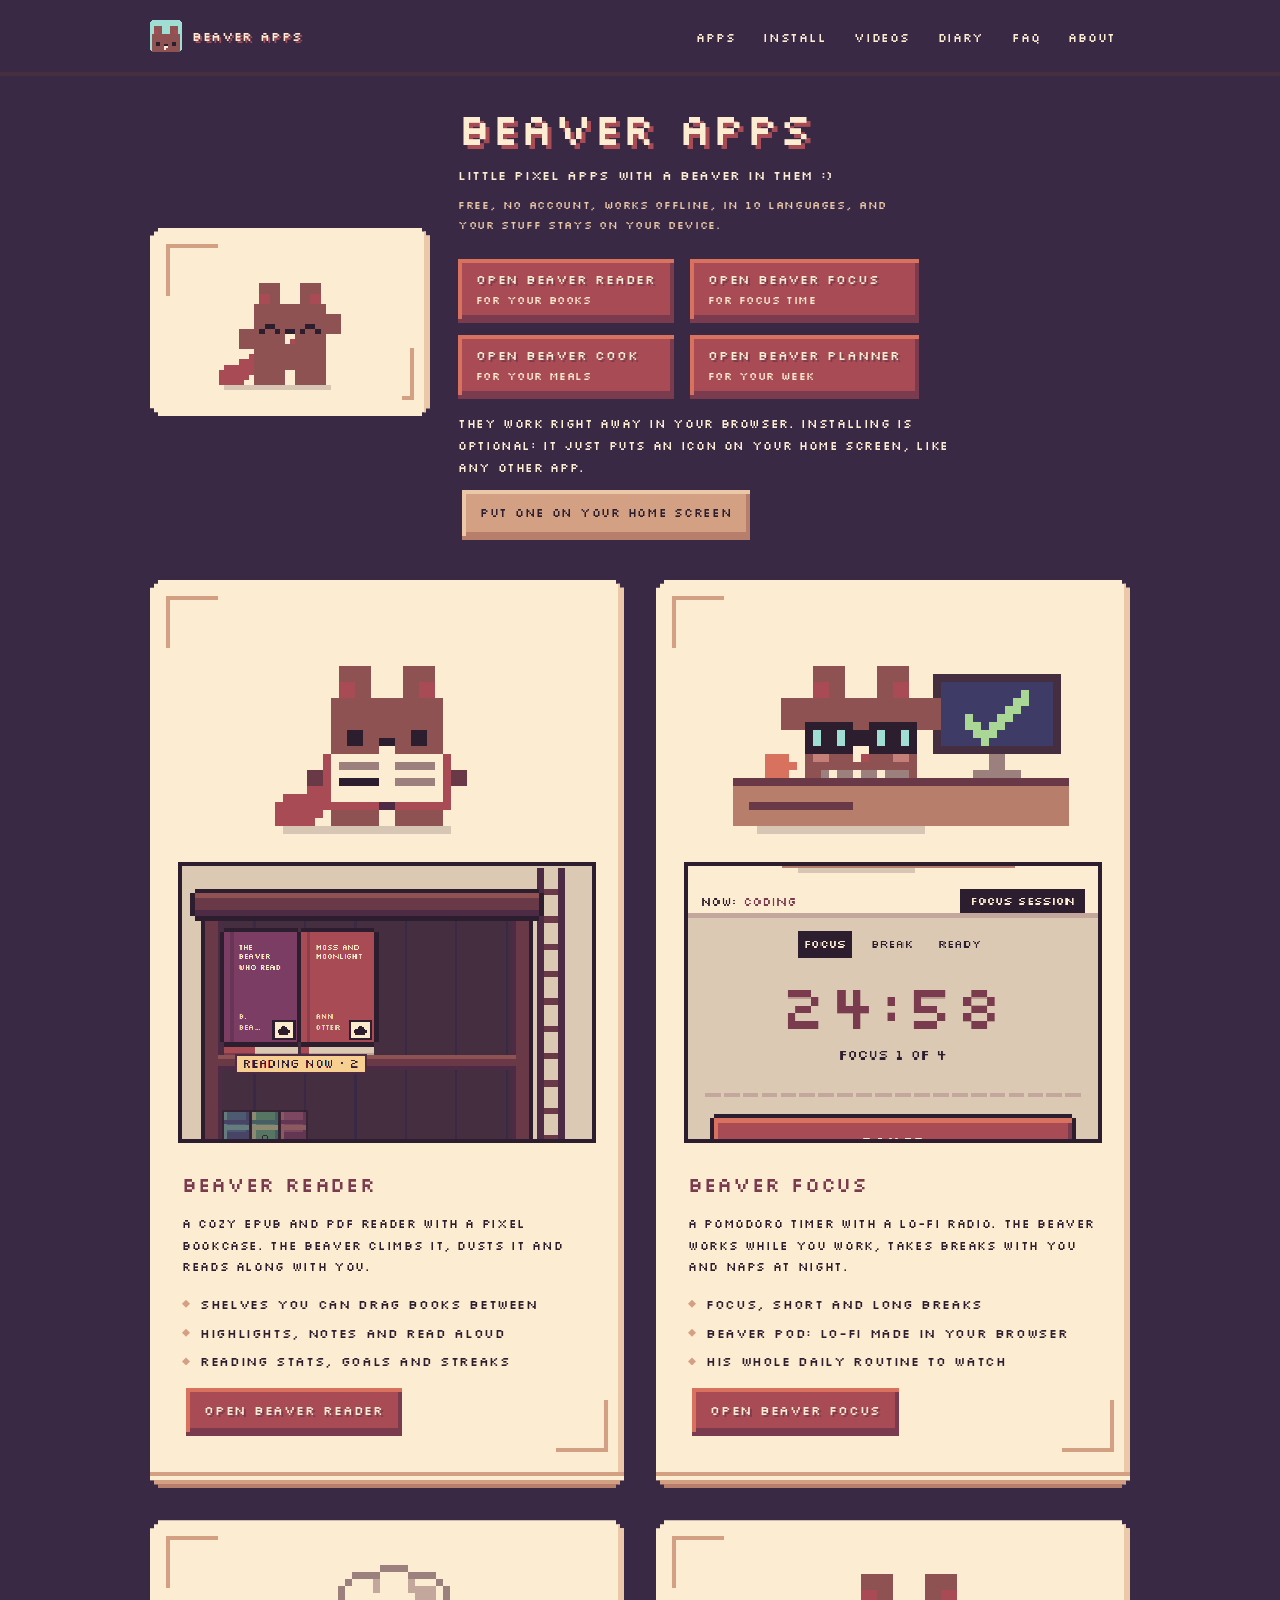
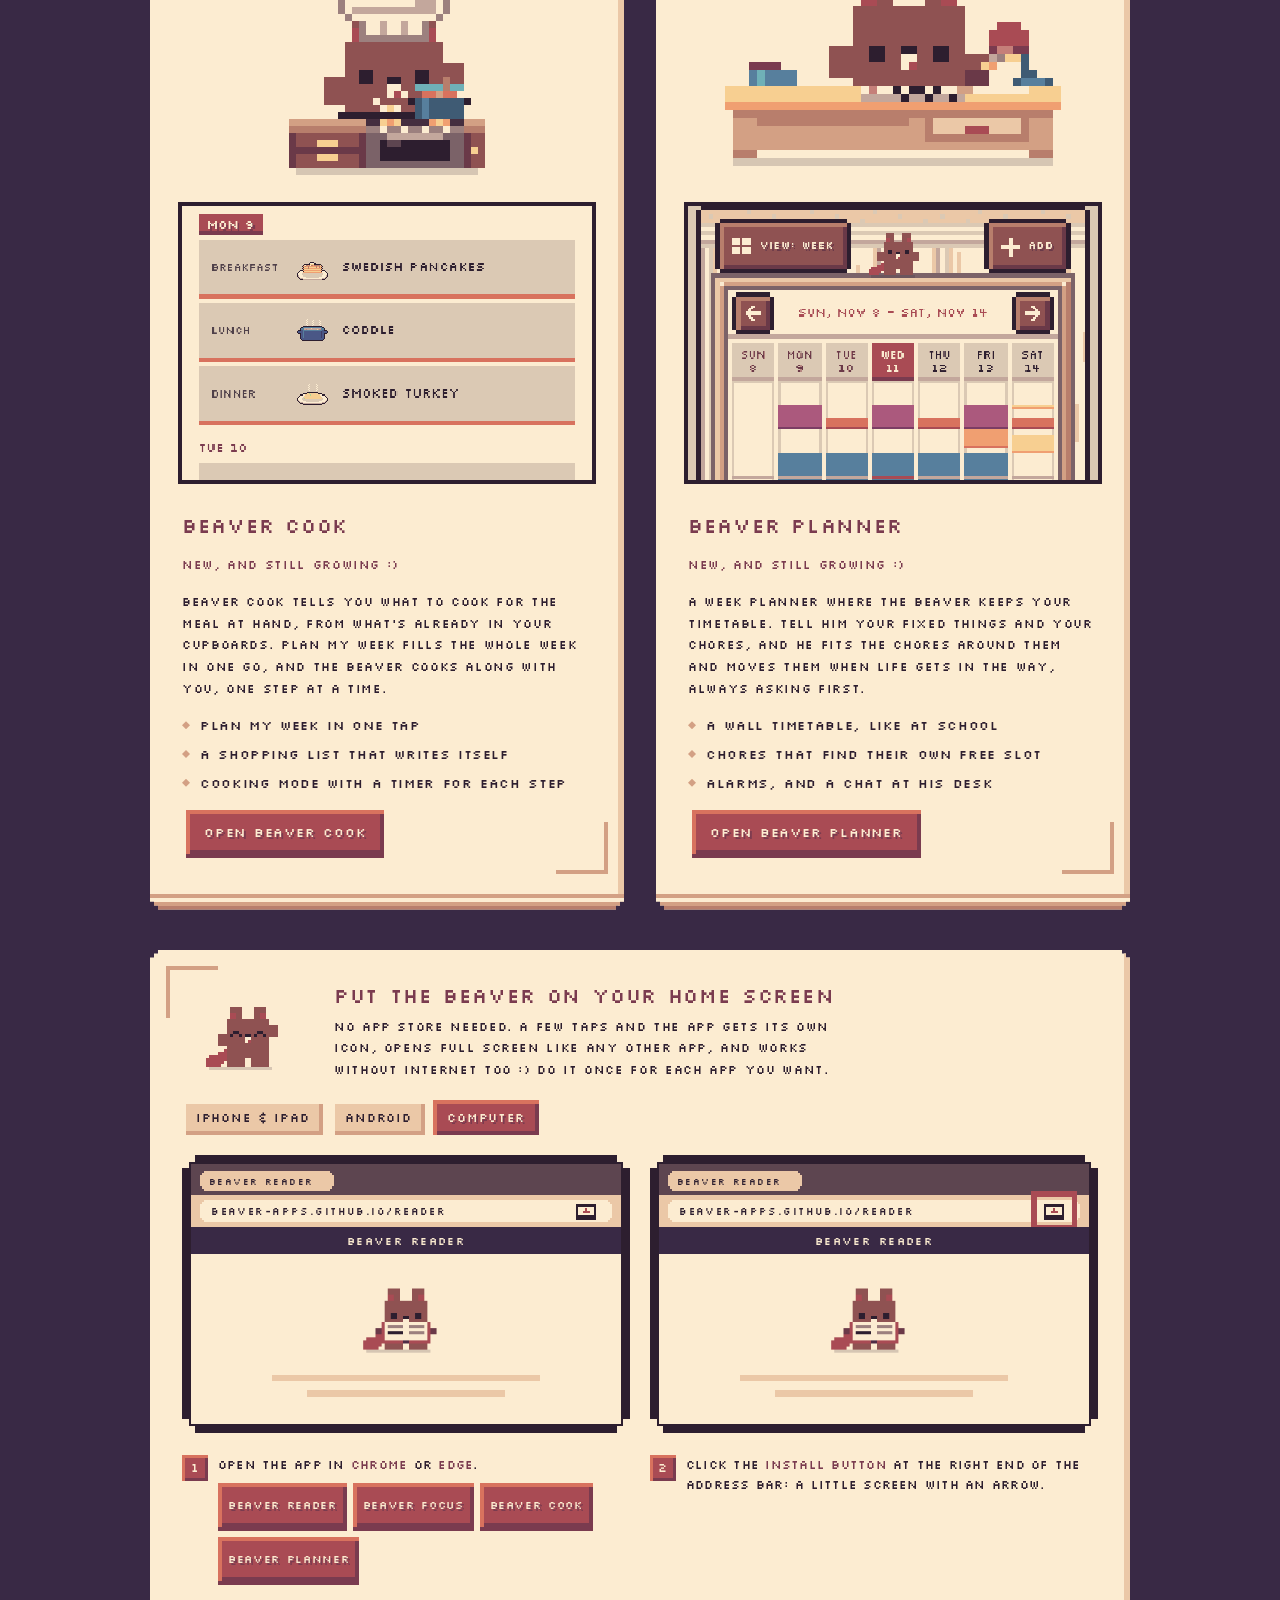
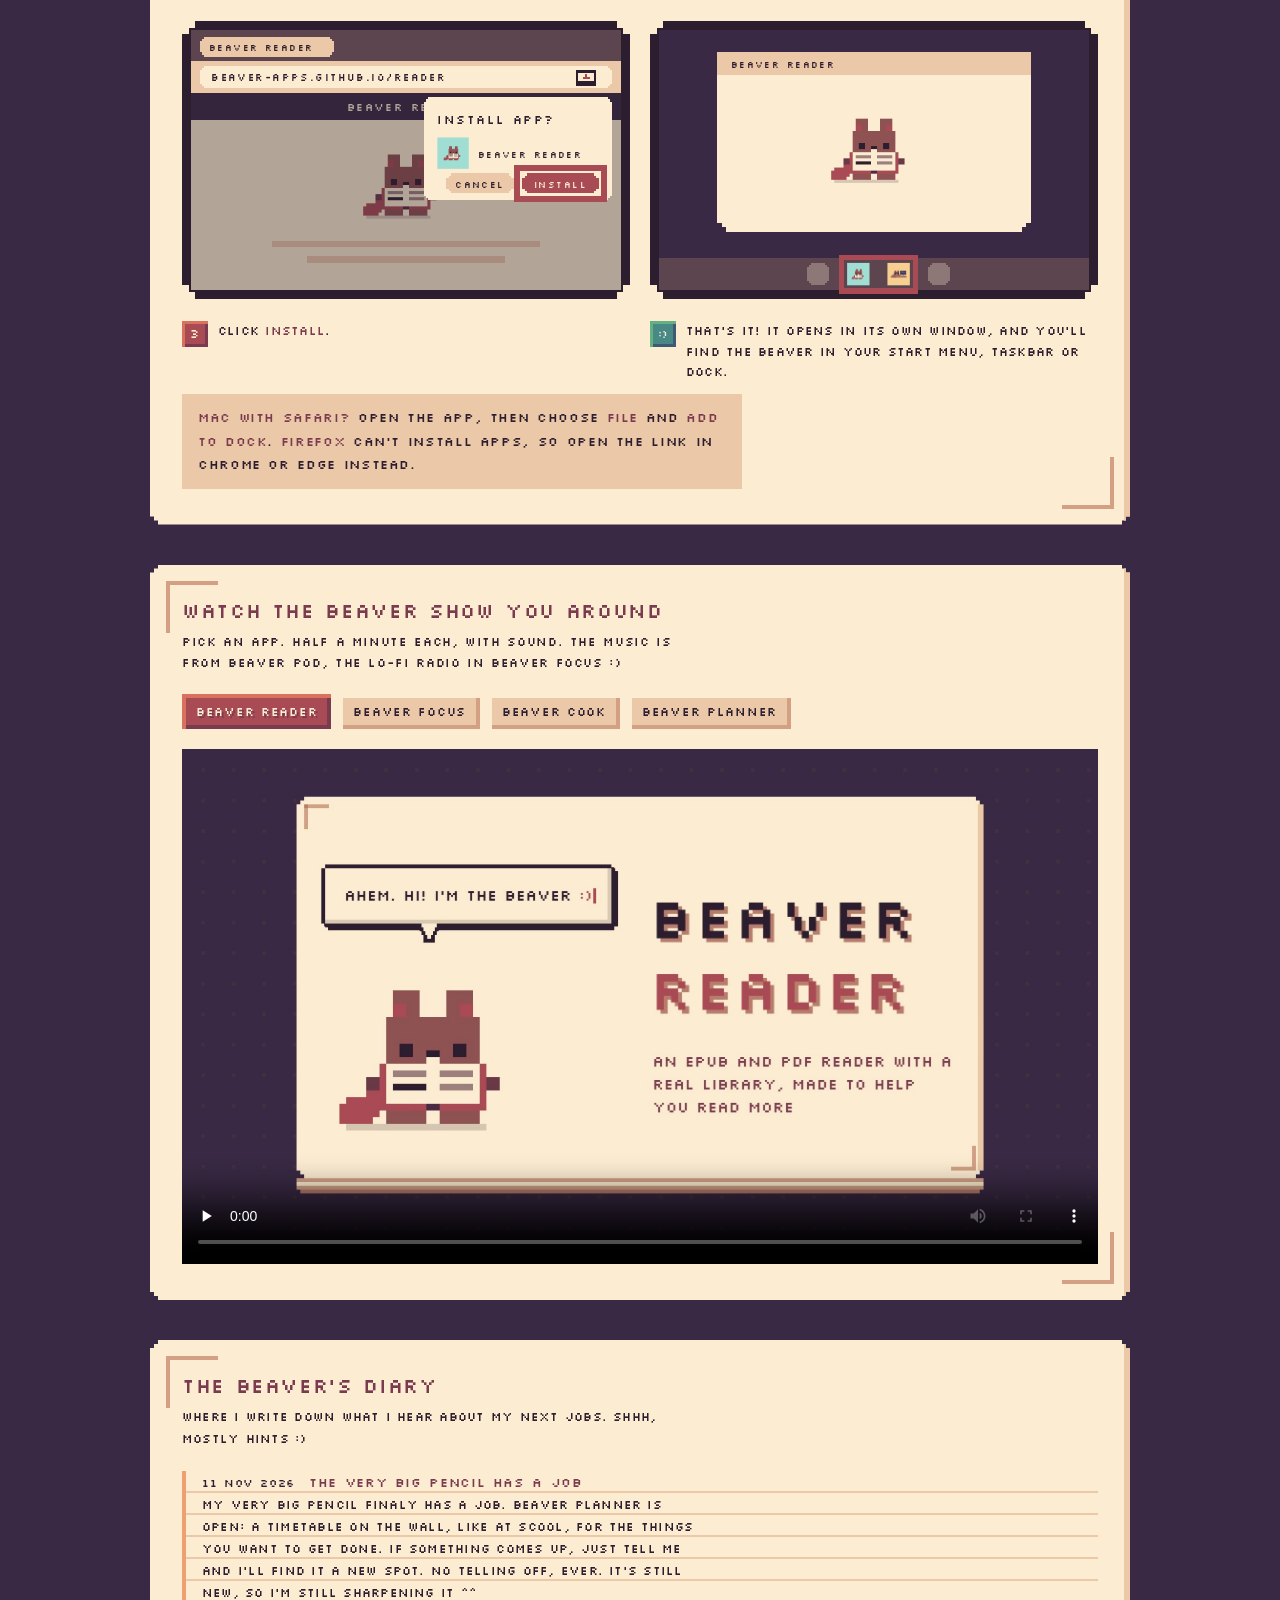
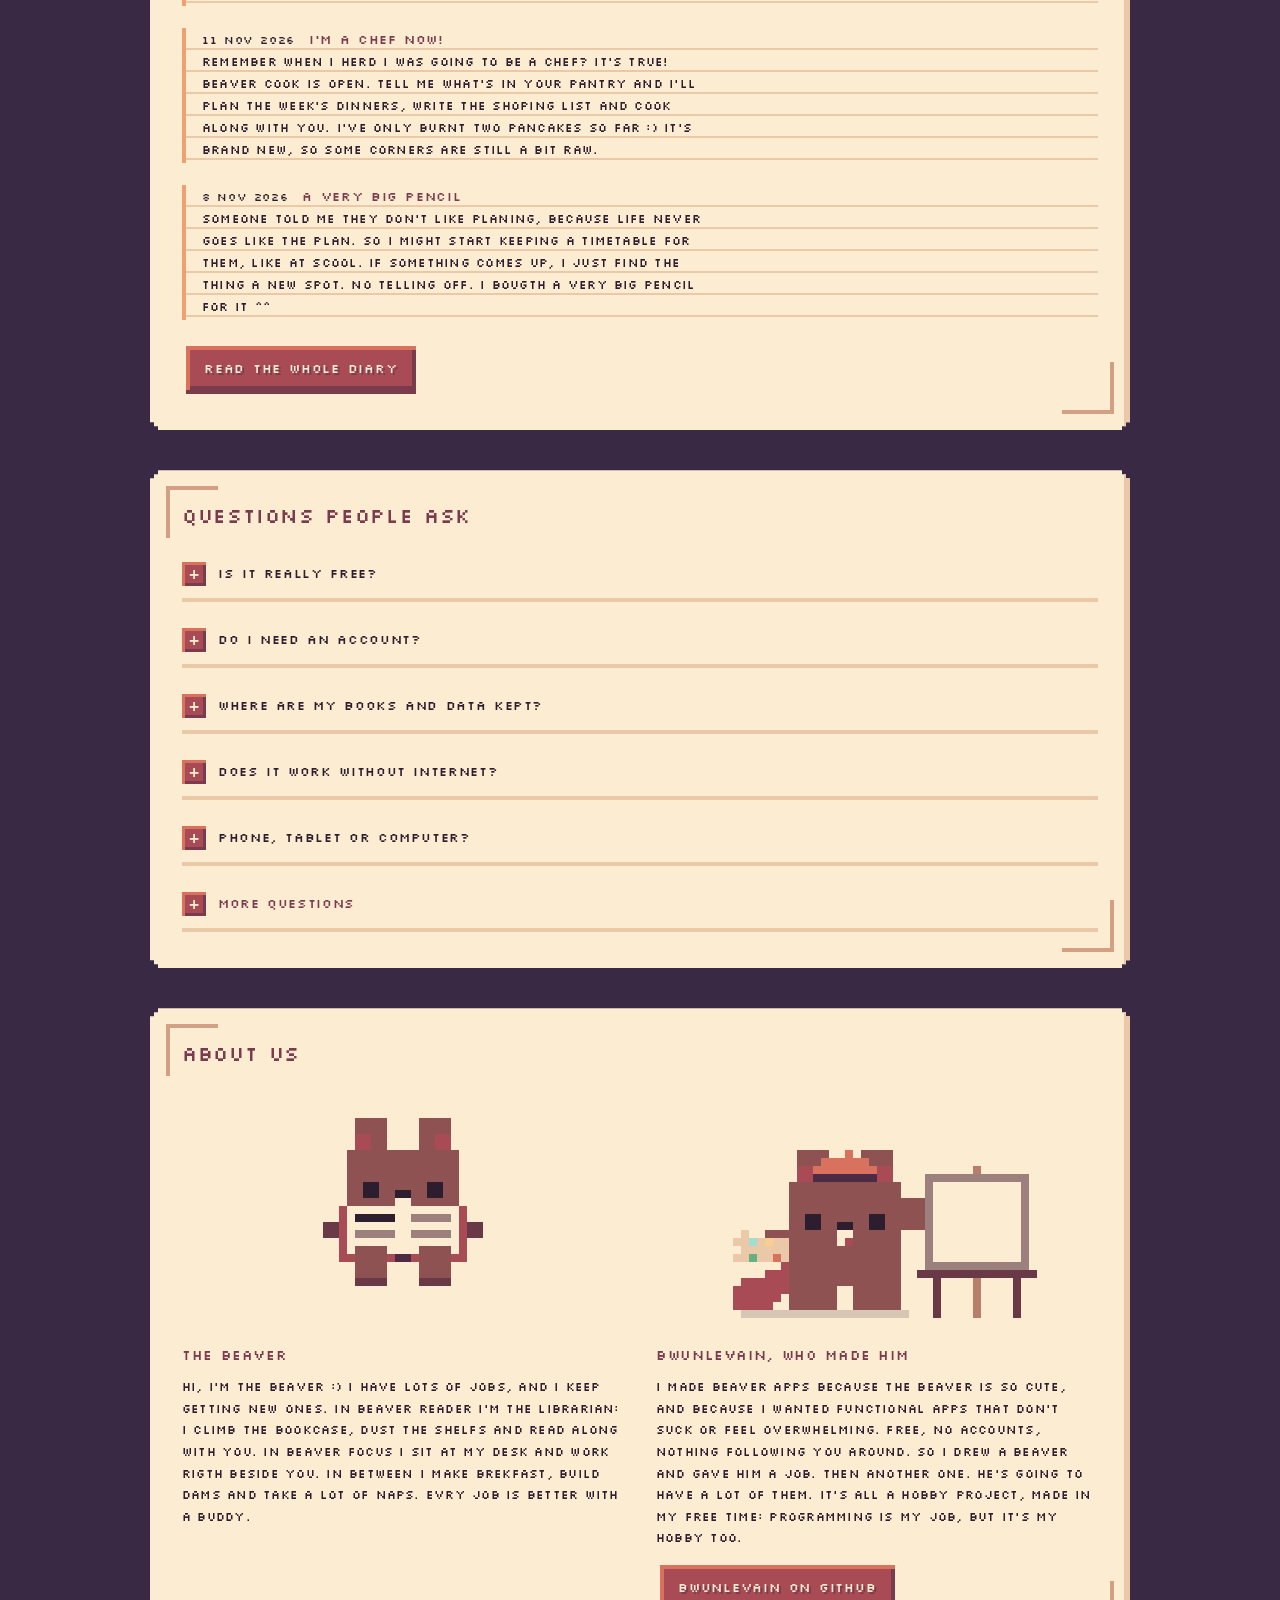
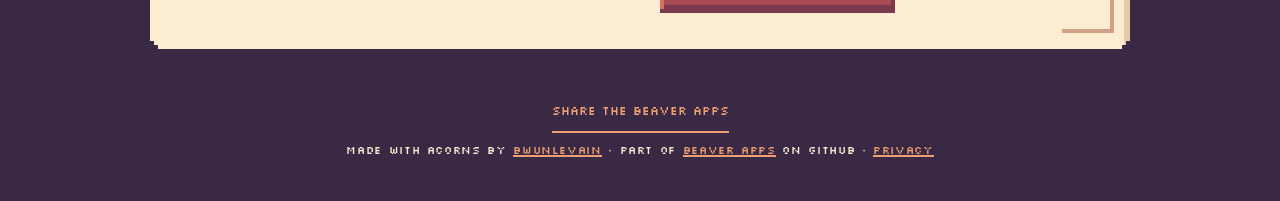
<file: index.html>
<!doctype html>
<html lang="en">
<head>
  <meta charset="utf-8">
  <meta name="viewport" content="width=device-width, initial-scale=1, viewport-fit=cover">
  <title>Beaver Apps</title>
  <meta name="description" content="Little pixel apps with a beaver in them: Beaver Reader (EPUB and PDF), Beaver Focus (pomodoro timer and lo-fi radio), Beaver Cook (meal planner) and Beaver Planner (week planner). Free, no account, works offline.">
  <meta name="theme-color" content="#392945">
  <!-- the preview card when the link is shared -->
  <meta property="og:type" content="website">
  <meta property="og:url" content="https://beaver-apps.github.io/">
  <meta property="og:title" content="Beaver Apps">
  <meta property="og:description" content="Little pixel apps with a beaver in them: a book reader, a focus timer, a meal planner and a week planner. Free, no account, works offline.">
  <meta property="og:image" content="https://beaver-apps.github.io/assets/og.png">
  <meta property="og:image:width" content="1200">
  <meta property="og:image:height" content="630">
  <meta name="twitter:card" content="summary_large_image">
  <link rel="icon" href="assets/favicon.svg" type="image/svg+xml">
  <!-- installable as its own little launcher; its scope is only this page, so Beaver Reader (/reader/) and
       Beaver Focus (/focus/) stay apps of their own (a site-wide scope would swallow them: "already installed") -->
  <link rel="manifest" href="manifest.webmanifest">
  <link rel="apple-touch-icon" href="assets/apple-touch-icon.png">
  <link rel="preload" href="assets/silkscreen-latin.woff2" as="font" type="font/woff2" crossorigin>
  <link rel="stylesheet" href="assets/site.css">
</head>
<body>
  <nav class="topnav" aria-label="Sections">
    <div class="topnav-in">
      <a class="brand" href="#top"><img src="assets/favicon.svg" width="32" height="32" alt=""><span>Beaver Apps</span></a>
      <div class="navlinks">
        <a href="#apps">Apps</a><a href="#install">Install</a><a href="#watch">Videos</a><a href="#diary">Diary</a><a href="#faq">FAQ</a><a href="#about">About</a>
      </div>
    </div>
  </nav>
  <main>
    <header class="hero" id="top">
      <div class="hero-pic paper"><img src="assets/beaver-wave.gif" width="176" height="120" alt="The pixel beaver waving hello"></div>
      <div>
        <h1>Beaver Apps</h1>
        <p class="tag">Little pixel apps with a beaver in them :)</p>
        <p class="tag-sub">Free, no account, works offline, in 10 languages, and your stuff stays on your device.</p>
        <div class="hero-open">
          <a class="btn" href="https://beaver-apps.github.io/reader/"><span>Open Beaver Reader</span><small>for your books</small></a>
          <a class="btn" href="https://beaver-apps.github.io/focus/"><span>Open Beaver Focus</span><small>for focus time</small></a>
          <a class="btn" href="https://beaver-apps.github.io/cook/"><span>Open Beaver Cook</span><small>for your meals</small></a>
          <a class="btn" href="https://beaver-apps.github.io/planner/"><span>Open Beaver Planner</span><small>for your week</small></a>
        </div>
        <p class="share-row">
          <span>They work right away in your browser. Installing is optional: it just puts an icon on your home screen, like any other app.</span>
          <a class="btn btn-quiet" href="#install">Put one on your home screen</a>
        </p>
      </div>
    </header>

    <section class="apps" id="apps" aria-label="The apps">
      <article class="card paper">
        <div class="pic"><img src="assets/beaver-read.gif" width="352" height="240" alt="The beaver reading an open book"></div>
        <img class="ui-shot" src="assets/ui-reader.png" width="390" height="400" loading="lazy" alt="Beaver Reader on a phone: a pixel bookcase with two books facing out on the Reading now shelf and three spines on To read">
        <h2>Beaver Reader</h2>
        <p>A cozy EPUB and PDF reader with a pixel bookcase. The beaver climbs it, dusts it and reads along with you.</p>
        <ul>
          <li>Shelves you can drag books between</li>
          <li>Highlights, notes and read aloud</li>
          <li>Reading stats, goals and streaks</li>
        </ul>
        <a class="btn" href="https://beaver-apps.github.io/reader/">Open Beaver Reader</a>
      </article>
      <article class="card paper">
        <div class="pic"><img src="assets/beaver-code.gif" width="352" height="240" alt="The beaver typing away at a little computer"></div>
        <img class="ui-shot" src="assets/ui-focus.png" width="390" height="270" loading="lazy" alt="Beaver Focus on a phone: the beaver coding with headphones at his desk above a 24:58 focus timer">
        <h2>Beaver Focus</h2>
        <p>A pomodoro timer with a lo-fi radio. The beaver works while you work, takes breaks with you and naps at night.</p>
        <ul>
          <li>Focus, short and long breaks</li>
          <li>Beaver Pod: lo-fi made in your browser</li>
          <li>His whole daily routine to watch</li>
        </ul>
        <a class="btn" href="https://beaver-apps.github.io/focus/">Open Beaver Focus</a>
      </article>
      <article class="card paper">
        <div class="pic"><img src="assets/beaver-cook.gif" width="352" height="240" alt="The beaver in a chef hat stirring a pot of soup on the stove and flipping an egg in a pan"></div>
        <img class="ui-shot" src="assets/ui-cook.png" width="390" height="360" loading="lazy" alt="Beaver Cook on a phone: Monday's planned breakfast, lunch and dinner, each with a little pixel dish, and Tuesday's meals below">
        <h2>Beaver Cook</h2>
        <p class="new-note">New, and still growing :)</p>
        <p>Beaver Cook tells you what to cook for the meal at hand, from what's already in your cupboards. Plan my week fills the whole week in one go, and the beaver cooks along with you, one step at a time.</p>
        <ul>
          <li>Plan my week in one tap</li>
          <li>A shopping list that writes itself</li>
          <li>Cooking mode with a timer for each step</li>
        </ul>
        <a class="btn" href="https://beaver-apps.github.io/cook/">Open Beaver Cook</a>
      </article>
      <article class="card paper">
        <div class="pic"><img src="assets/beaver-plan.gif" width="352" height="240" alt="The beaver at his desk writing in a notepad with a pencil"></div>
        <img class="ui-shot" src="assets/ui-planner.png" width="390" height="400" loading="lazy" alt="Beaver Planner on a phone: the week as a pixel wall timetable in a wooden frame, coloured blocks for each day, the beaver perched on top">
        <h2>Beaver Planner</h2>
        <p class="new-note">New, and still growing :)</p>
        <p>A week planner where the beaver keeps your timetable. Tell him your fixed things and your chores, and he fits the chores around them and moves them when life gets in the way, always asking first.</p>
        <ul>
          <li>A wall timetable, like at school</li>
          <li>Chores that find their own free slot</li>
          <li>Alarms, and a chat at his desk</li>
        </ul>
        <a class="btn" href="https://beaver-apps.github.io/planner/">Open Beaver Planner</a>
      </article>
    </section>

    <section class="install paper" id="install" aria-labelledby="install-title">
      <div class="install-head">
        <img src="assets/beaver-wave.gif" width="176" height="120" alt="">
        <div>
          <h2 id="install-title">Put the beaver on your home screen</h2>
          <p>No app store needed. A few taps and the app gets its own icon, opens full screen like any other app, and works without internet too :) Do it once for each app you want.</p>
        </div>
      </div>
      <div class="tabs" role="tablist" aria-label="Your device">
        <button class="tab" role="tab" id="tab-ios" aria-controls="how-ios" aria-selected="true" type="button">iPhone &amp; iPad</button>
        <button class="tab" role="tab" id="tab-android" aria-controls="how-android" aria-selected="false" type="button" tabindex="-1">Android</button>
        <button class="tab" role="tab" id="tab-computer" aria-controls="how-computer" aria-selected="false" type="button" tabindex="-1">Computer</button>
      </div>

      <div class="how" id="how-ios" role="tabpanel" aria-labelledby="tab-ios">
        <ol class="steps">
          <li><div class="shot" data-shot="ios-open"></div><p class="say"><span>Open the app in <b>Safari</b>.<span class="open"><a class="btn" href="https://beaver-apps.github.io/reader/">Beaver Reader</a><a class="btn" href="https://beaver-apps.github.io/focus/">Beaver Focus</a><a class="btn" href="https://beaver-apps.github.io/cook/">Beaver Cook</a><a class="btn" href="https://beaver-apps.github.io/planner/">Beaver Planner</a></span></span></p></li>
          <li><div class="shot" data-shot="ios-more"></div><p class="say"><span>Tap <b>&middot;&middot;&middot;</b> at the bottom right.<small>Don't see it? Tap the <b>Share</b> button (a square with an arrow) and skip to step 4. On an iPad it's at the top.</small></span></p></li>
          <li><div class="shot" data-shot="ios-share"></div><p class="say"><span>Tap <b>Share</b>.</span></p></li>
          <li><div class="shot" data-shot="ios-add"></div><p class="say"><span>Scroll down a bit and tap <b>Add to Home Screen</b>.</span></p></li>
          <li><div class="shot" data-shot="ios-confirm"></div><p class="say"><span>Leave <b>Open as Web App</b> on, then tap <b>Add</b>.</span></p></li>
          <li class="done"><div class="shot" data-shot="phone-home"></div><p class="say"><span>That's it! The beaver is on your home screen. Tap him to open the app.</span></p></li>
        </ol>
      </div>

      <div class="how" id="how-android" role="tabpanel" aria-labelledby="tab-android" hidden>
        <ol class="steps">
          <li><div class="shot" data-shot="android-open"></div><p class="say"><span>Open the app in <b>Chrome</b>.<span class="open"><a class="btn" href="https://beaver-apps.github.io/reader/">Beaver Reader</a><a class="btn" href="https://beaver-apps.github.io/focus/">Beaver Focus</a><a class="btn" href="https://beaver-apps.github.io/cook/">Beaver Cook</a><a class="btn" href="https://beaver-apps.github.io/planner/">Beaver Planner</a></span></span></p></li>
          <li><div class="shot" data-shot="android-menu"></div><p class="say"><span>Tap <b>&#8942;</b> at the top right.</span></p></li>
          <li><div class="shot" data-shot="android-add"></div><p class="say"><span>Tap <b>Add to home screen</b>.<small>On some phones it says <b>Install app</b>.</small></span></p></li>
          <li><div class="shot" data-shot="android-install"></div><p class="say"><span>Tap <b>Install</b>.</span></p></li>
          <li class="done"><div class="shot" data-shot="android-home"></div><p class="say"><span>That's it! The beaver is on your home screen. Tap him to open the app.</span></p></li>
        </ol>
        <p class="tip"><b>Samsung Internet?</b> Tap the &#9776; menu at the bottom, then <b>Add page to</b>, then <b>Home screen</b>.</p>
      </div>

      <div class="how" id="how-computer" role="tabpanel" aria-labelledby="tab-computer" hidden>
        <ol class="steps">
          <li><div class="shot" data-shot="pc-open"></div><p class="say"><span>Open the app in <b>Chrome</b> or <b>Edge</b>.<span class="open"><a class="btn" href="https://beaver-apps.github.io/reader/">Beaver Reader</a><a class="btn" href="https://beaver-apps.github.io/focus/">Beaver Focus</a><a class="btn" href="https://beaver-apps.github.io/cook/">Beaver Cook</a><a class="btn" href="https://beaver-apps.github.io/planner/">Beaver Planner</a></span></span></p></li>
          <li><div class="shot" data-shot="pc-icon"></div><p class="say"><span>Click the <b>install button</b> at the right end of the address bar: a little screen with an arrow.</span></p></li>
          <li><div class="shot" data-shot="pc-install"></div><p class="say"><span>Click <b>Install</b>.</span></p></li>
          <li class="done"><div class="shot" data-shot="pc-done"></div><p class="say"><span>That's it! It opens in its own window, and you'll find the beaver in your Start menu, taskbar or Dock.</span></p></li>
        </ol>
        <p class="tip"><b>Mac with Safari?</b> Open the app, then choose <b>File</b> and <b>Add to Dock</b>. <b>Firefox</b> can't install apps, so open the link in Chrome or Edge instead.</p>
      </div>
    </section>

    <section class="watch paper" id="watch" aria-labelledby="watch-title">
      <div class="watch-head">
        <h2 id="watch-title">Watch the beaver show you around</h2>
        <p>Pick an app. Half a minute each, with sound. The music is from Beaver Pod, the lo-fi radio in Beaver Focus :)</p>
      </div>
      <div class="tabs" role="tablist" aria-label="Which app">
        <button class="tab" role="tab" id="tab-film-reader" aria-controls="film-reader" aria-selected="true" type="button">Beaver Reader</button>
        <button class="tab" role="tab" id="tab-film-focus" aria-controls="film-focus" aria-selected="false" type="button" tabindex="-1">Beaver Focus</button>
        <button class="tab" role="tab" id="tab-film-cook" aria-controls="film-cook" aria-selected="false" type="button" tabindex="-1">Beaver Cook</button>
        <button class="tab" role="tab" id="tab-film-planner" aria-controls="film-planner" aria-selected="false" type="button" tabindex="-1">Beaver Planner</button>
      </div>
      <div>
        <figure class="film" id="film-reader" role="tabpanel" aria-labelledby="tab-film-reader">
          <video controls preload="none" playsinline width="1920" height="1080" poster="assets/promo/beaver-reader-16x9.jpg"
            data-tall-poster="assets/promo/beaver-reader-9x16.jpg" aria-label="Beaver Reader promo video">
            <source src="assets/promo/beaver-reader-9x16.mp4" type="video/mp4" media="(max-width:620px)">
            <source src="assets/promo/beaver-reader-16x9.mp4" type="video/mp4">
          </video>
        </figure>
        <figure class="film" id="film-focus" role="tabpanel" aria-labelledby="tab-film-focus" hidden>
          <video controls preload="none" playsinline width="1920" height="1080" poster="assets/promo/beaver-focus-16x9.jpg"
            data-tall-poster="assets/promo/beaver-focus-9x16.jpg" aria-label="Beaver Focus promo video">
            <source src="assets/promo/beaver-focus-9x16.mp4" type="video/mp4" media="(max-width:620px)">
            <source src="assets/promo/beaver-focus-16x9.mp4" type="video/mp4">
          </video>
        </figure>
        <figure class="film" id="film-cook" role="tabpanel" aria-labelledby="tab-film-cook" hidden>
          <video controls preload="none" playsinline width="1920" height="1080" poster="assets/promo/beaver-cook-16x9.jpg"
            data-tall-poster="assets/promo/beaver-cook-9x16.jpg" aria-label="Beaver Cook promo video">
            <source src="assets/promo/beaver-cook-9x16.mp4" type="video/mp4" media="(max-width:620px)">
            <source src="assets/promo/beaver-cook-16x9.mp4" type="video/mp4">
          </video>
        </figure>
        <figure class="film" id="film-planner" role="tabpanel" aria-labelledby="tab-film-planner" hidden>
          <video controls preload="none" playsinline width="1920" height="1080" poster="assets/promo/beaver-planner-16x9.jpg"
            data-tall-poster="assets/promo/beaver-planner-9x16.jpg" aria-label="Beaver Planner promo video">
            <source src="assets/promo/beaver-planner-9x16.mp4" type="video/mp4" media="(max-width:620px)">
            <source src="assets/promo/beaver-planner-16x9.mp4" type="video/mp4">
          </video>
        </figure>
      </div>
    </section>


    <section class="diary paper" id="diary" aria-labelledby="diary-title">
      <div class="diary-head">
        <h2 id="diary-title">The beaver's diary</h2>
        <p class="diary-sub">Where I write down what I hear about my next jobs. Shhh, mostly hints :)</p>
      </div>
      <!-- the newest entries, copied in from diary.html (the one place they're written) -->
      <div class="entries" id="diary-latest"><p class="diary-fallback">My newest notes are in <a href="diary.html">the diary</a>. Come have a look :)</p></div>
      <a class="btn" href="diary.html">Read the whole diary</a>
    </section>

    <section class="faq paper" id="faq" aria-labelledby="faq-title">
      <h2 id="faq-title">Questions people ask</h2>
      <details>
        <summary>Is it really free?</summary>
        <p>Yes. Every Beaver App is free: no ads, no subscription and nothing to unlock.</p>
      </details>
      <details>
        <summary>Do I need an account?</summary>
        <p>No. Open the app and start. You only sign in if you want to sync between your devices, and that's up to you.</p>
      </details>
      <details>
        <summary>Where are my books and data kept?</summary>
        <p>On your own device, inside your browser. If you turn on sync, a copy goes to your own Google Drive or GitHub, where only you can see it. There's no Beaver Apps server in between, so we never get a copy. Looking up a word in Beaver Reader sends just that word to Wiktionary for its definition. The <a href="privacy.html">privacy page</a> has all the details.</p>
      </details>
      <details>
        <summary>Does it work without internet?</summary>
        <p>Yes. Add it to your home screen or desktop (see <a href="#install">Install</a>) and it works offline. Only sync and looking up a word need a connection.</p>
      </details>
      <details>
        <summary>Phone, tablet or computer?</summary>
        <p>All of them. Each app has a layout for phones and one for computers, and it runs in any modern browser.</p>
      </details>
      <details class="faq-more">
        <summary>More questions</summary>
        <details>
        <summary>How do I get my stuff on another device?</summary>
        <p>Turn on sync in Settings. Beaver Reader keeps your books, your place, highlights, notes and reading stats in your own Google Drive (or a private GitHub repo), and they follow you to every device. Beaver Focus keeps your stats and settings in a private gist on your own GitHub. Either way, it's your account and only you can see it.</p>
      </details>
        <details>
        <summary>Which languages?</summary>
        <p>They all speak English, Svenska, Dansk, Norsk, Suomi, Deutsch, Español, Français, 中文 and 日本語. They start in your device's language, and you can switch in Settings.</p>
      </details>
        <details>
        <summary>Are they in the App Store or Google Play?</summary>
        <p>No, and they don't need to be. You add them straight from your browser in a few taps, and they get their own icon like any other app. The <a href="#install">install guide</a> shows how.</p>
      </details>
        <details>
        <summary>I found a bug, or I have an idea</summary>
        <p>Tell the beaver :) Open an issue on the app's GitHub page: <a href="https://github.com/beaver-apps/reader/issues">Beaver Reader</a>, <a href="https://github.com/beaver-apps/focus/issues">Beaver Focus</a>, <a href="https://github.com/beaver-apps/cook/issues">Beaver Cook</a> or <a href="https://github.com/beaver-apps/planner/issues">Beaver Planner</a>. You'll need a free GitHub account.</p>
      </details>
        <details>
        <summary>Can I share or change them?</summary>
        <p>Share them all you like: send the links, post screenshots and videos of you using them. But the apps, the beaver and the art belong to BwunLevain, so please don't copy, re-upload, change or sell them. Got an idea for a change? Tell the beaver (see above) :)</p>
      </details>
      </details>
    </section>

    <section class="about paper" id="about" aria-labelledby="about-title">
      <h2 id="about-title">About us</h2>
      <div class="about-grid">
        <div class="who">
          <img src="assets/beaver-sitread.gif" width="352" height="240" alt="The beaver sitting on a shelf edge, reading a book">
          <h3>The beaver</h3>
          <p>Hi, I'm the beaver :) I have lots of jobs, and I keep getting new ones. In Beaver Reader I'm the librarian: I climb the bookcase, dust the shelfs and read along with you. In Beaver Focus I sit at my desk and work rigth beside you. In between I make brekfast, build dams and take a lot of naps. Evry job is better with a buddy.</p>
        </div>
        <div class="who">
          <img src="assets/beaver-paint.gif" width="352" height="240" alt="The beaver painting a little landscape at an easel">
          <h3>BwunLevain, who made him</h3>
          <p>I made Beaver Apps because the beaver is so cute, and because I wanted functional apps that don't suck or feel overwhelming. Free, no accounts, nothing following you around. So I drew a beaver and gave him a job. Then another one. He's going to have a lot of them. It's all a hobby project, made in my free time: programming is my job, but it's my hobby too.</p>
          <a class="btn" href="https://github.com/BwunLevain">BwunLevain on GitHub</a>
        </div>
      </div>
    </section>

    <footer><p class="share-foot"><button class="howto quiet" id="share" type="button">Share the beaver apps</button> <span class="note" id="share-note" role="status" aria-live="polite"></span></p>Made with acorns by <a href="https://github.com/BwunLevain">BwunLevain</a> · part of <a href="https://github.com/beaver-apps">Beaver Apps</a> on GitHub · <a href="privacy.html">Privacy</a></footer>
  </main>
  <a class="btn totop" href="#top" aria-label="Back to the top"><svg width="14" height="14" viewBox="0 0 7 7" aria-hidden="true" shape-rendering="crispEdges" fill="currentColor"><path d="M3 0h1v1h1v1h1v1h1v1H5v3H2V4H0V3h1V2h1V1h1z"/></svg><span>Top</span></a>
  <script>
    // share the suite: the phone's share sheet where there is one, otherwise copy the link
    document.getElementById('share').addEventListener('click', async () => {
      const note = document.getElementById('share-note'), data = { title: 'Beaver Apps', text: 'Little pixel apps with a beaver in them :)', url: 'https://beaver-apps.github.io/' };
      try {
        if (navigator.share) { await navigator.share(data); return; }
        await navigator.clipboard.writeText(data.url); note.textContent = 'Link copied :)';
      } catch (e) { if (e && e.name !== 'AbortError') note.textContent = data.url; }
    });

    // ---------- the diary: the newest three entries from diary.html (an entry's h2 is an h3 here, under the section's h2) ----------
    fetch('diary.html').then(r => r.ok ? r.text() : '').then(html => {
      const box = document.getElementById('diary-latest');
      if (html) box.querySelector('.diary-fallback')?.remove();
      const doc = new DOMParser().parseFromString(html, 'text/html');
      [...doc.querySelectorAll('article.entry')].slice(0, 3).forEach(a => {
        const e = document.importNode(a, true), h = e.querySelector('h2');
        if (h) { const h3 = document.createElement('h3'); h3.textContent = h.textContent; h.replaceWith(h3); }
        e.removeAttribute('id'); box.append(e);
      });
    }).catch(() => {});

    // ---------- the section bar: the button for the section on screen is red ----------
    const navLinks = [...document.querySelectorAll('.navlinks a')];
    const mark = id => navLinks.forEach(a => {
      const on = a.getAttribute('href') === '#' + id;
      if (on) a.setAttribute('aria-current', 'true'); else a.removeAttribute('aria-current');
      const bar = a.parentElement;                                          // phones: keep it in view in the bar (only the bar scrolls)
      if (on && (a.offsetLeft < bar.scrollLeft || a.offsetLeft + a.offsetWidth > bar.scrollLeft + bar.clientWidth)) bar.scrollLeft = a.offsetLeft - 8;
    });
    const seen = new IntersectionObserver(es => es.forEach(e => { if (e.isIntersecting) mark(e.target.id); }), { rootMargin: '-35% 0px -60% 0px' });
    ['top', 'apps', 'install', 'watch', 'diary', 'faq', 'about'].forEach(id => seen.observe(document.getElementById(id)));

    // ---------- back to the top: shows once the beaver at the top is off screen ----------
    const toTop = document.querySelector('.totop');
    new IntersectionObserver(([e]) => toTop.classList.toggle('on', !e.isIntersecting)).observe(document.getElementById('top'));
    toTop.addEventListener('click', e => { e.preventDefault(); scrollTo(0, 0); toTop.blur(); });   // all the way up (smooth unless reduced motion); it hides there, so drop the focus

    // ---------- tabs (the videos and the install guide): one panel at a time, arrow keys move between them ----------
    function tablist(list, onPick) {
      const tabs = [...list.querySelectorAll('.tab')];
      const pick = (tab, focus) => {
        tabs.forEach(t => { const on = t === tab; t.setAttribute('aria-selected', on); t.tabIndex = on ? 0 : -1; document.getElementById(t.getAttribute('aria-controls')).hidden = !on; });
        if (focus) tab.focus();
        if (onPick) onPick(tab);
      };
      tabs.forEach((t, i) => {
        t.addEventListener('click', () => pick(t));
        t.addEventListener('keydown', e => { const d = { ArrowRight: 1, ArrowLeft: -1 }[e.key]; if (d) { e.preventDefault(); pick(tabs[(i + d + tabs.length) % tabs.length], true); } });
      });
      return pick;
    }

    // the videos: narrow screens play the 9:16 cut (picked by <source media>), so show its poster too;
    // switching to the other app pauses the one you were watching
    const films = [...document.querySelectorAll('.film video')];
    if (matchMedia('(max-width:620px)').matches) films.forEach(v => { v.poster = v.dataset.tallPoster; });
    tablist(document.querySelector('#watch .tabs'), () => films.forEach(v => { if (v.closest('[hidden]')) v.pause(); }));

    // the install guide, opened on the reader's own kind of device
    const pickDevice = tablist(document.querySelector('#install .tabs'));
    const ua = navigator.userAgent, ipad = /Macintosh/.test(ua) && navigator.maxTouchPoints > 1;
    pickDevice(document.getElementById(/iPhone|iPad|iPod/.test(ua) || ipad ? 'tab-ios' : /Android/.test(ua) ? 'tab-android' : 'tab-computer'));

    // ---------- the drawn screens: pixel pictures in the page's own colours; the thing to press blinks ----------
    const C = { ink:'#2d1e2f', dim:'#5d4550', paper:'#fcecd1', lo:'#ebc8a7', tan:'#d3a084', tlo:'#b87e6c', red:'#a94b54', peach:'#f09f71', plum:'#392945', teal:'#488885', green:'#64b082', grey:'#c3a79c' };
    const rect = (x, y, w, h, c) => `<rect x="${x}" y="${y}" width="${w}" height="${h}" fill="${c}"/>`;
    const text = (x, y, s, size = 5, c = C.ink, anchor = 'start') => `<text x="${x}" y="${y}" font-size="${size}" fill="${c}" text-anchor="${anchor}" font-family="Silkscreen, monospace">${s}</text>`;
    const hit = (x, y, w, h) => `<rect class="hit" x="${x - 2.5}" y="${y - 2.5}" width="${w + 5}" height="${h + 5}" fill="none" stroke="${C.red}" stroke-width="2.5"/>`;
    // a box with stepped pixel corners
    const box = (x, y, w, h, c, s = 2) => `<path fill="${c}" d="M${x + 2 * s} ${y}h${w - 4 * s}v${s}h${s}v${s}h${s}v${h - 4 * s}h${-s}v${s}h${-s}v${s}h${-(w - 4 * s)}v${-s}h${-s}v${-s}h${-s}v${-(h - 4 * s)}h${s}v${-s}h${s}z"/>`;
    const dots3 = (x, y, c, down) => [0, 1, 2].map(i => rect(down ? x : x + i * 3, down ? y + i * 3 : y, 2, 2, c)).join('');
    const icon = (app, x, y, w) => `<image href="assets/icon-${app}.png" x="${x}" y="${y}" width="${w}" height="${w}"/>`;
    const svg = (w, h, body, label) => `<svg viewBox="0 0 ${w} ${h}" shape-rendering="crispEdges" role="img" aria-label="${label}">${body}</svg>`;

    // a phone; inside it, the app's page (or anything else)
    const phone = (inside, label) => svg(100, 180, box(0, 0, 100, 180, C.ink, 3) + rect(6, 12, 88, 156, C.paper) + rect(40, 5, 20, 3, C.dim) + inside, label);
    const page = top => rect(6, top, 88, 14, C.plum) + text(50, top + 9, 'BEAVER READER', 5, C.paper, 'middle')
      + `<image href="assets/beaver-read.gif" x="14" y="${top + 22}" width="72" height="49"/>` + rect(16, top + 78, 68, 3, C.lo) + rect(16, top + 85, 52, 3, C.lo) + rect(16, top + 92, 60, 3, C.lo);
    const urlText = (x, y) => text(x, y, 'beaver-apps.github.io', 3.3, C.ink);

    // Safari on iPhone: the page, and the address bar at the bottom with ··· beside it
    const iosBar = more => rect(6, 146, 88, 22, C.lo) + box(10, 150, 62, 12, C.paper, 1) + urlText(14, 157.5)
      + box(76, 150, 13, 12, C.paper, 1) + dots3(78.5, 155, C.ink) + (more ? hit(76, 150, 13, 12) : '');
    const iosPage = more => page(12) + iosBar(more);
    const sheet = (y, rows, pick) => box(8, y, 84, 168 - y, C.paper, 1) + rect(8, y, 84, 1, C.tan)
      + rows.map((r, i) => rect(14, y + 8 + i * 13, 8, 8, i === pick ? C.red : C.grey) + text(26, y + 14.5 + i * 13, r, 3.8) + (i === pick ? hit(12, y + 6 + i * 13, 76, 12) : '')).join('');
    const dim = rect(6, 12, 88, 156, 'rgba(45,30,47,.35)');
    const homeScreen = (bg, bar) => rect(6, 12, 88, 156, bg) + [[16, 30], [42, 30], [68, 30], [16, 62], [42, 62]].map(([x, y], i) =>
      i === 3 ? icon('reader', x, y, 16) + text(x + 8, y + 23, 'READER', 3.6, C.paper, 'middle')
      : i === 4 ? icon('focus', x, y, 16) + text(x + 8, y + 23, 'FOCUS', 3.6, C.paper, 'middle')
      : box(x, y, 16, 16, 'rgba(252,236,209,.25)', 1)).join('') + hit(16, 62, 42, 16) + bar;

    // a computer: a browser window with the address bar and, at its right end, the install button
    const win = (inside, label, glow) => svg(200, 124, box(0, 0, 200, 124, C.ink, 3) + rect(4, 4, 192, 14, C.dim) + box(8, 7, 60, 9, C.lo, 1) + text(12, 13.5, 'BEAVER READER', 4, C.ink)
      + rect(4, 18, 192, 14, C.lo) + box(8, 20, 184, 10, C.paper, 1) + text(13, 27, 'beaver-apps.github.io/reader', 4.5, C.ink)
      + rect(176, 22, 9, 6, C.ink) + rect(177, 23, 7, 4, C.paper) + rect(180, 23.5, 1, 2.5, C.red) + rect(178.8, 25, 3.4, 1, C.red) + rect(176, 28, 9, 1, C.ink) + (glow ? hit(174, 20, 13, 10) : '')
      + rect(4, 32, 192, 88, C.paper) + inside, label);
    const pcPage = rect(4, 32, 192, 12, C.plum) + text(100, 40, 'BEAVER READER', 5, C.paper, 'middle') + `<image href="assets/beaver-read.gif" x="70" y="50" width="60" height="41"/>`
      + rect(40, 98, 120, 3, C.lo) + rect(56, 105, 88, 3, C.lo);

    const SHOTS = {
      'ios-open': () => phone(iosPage(false), 'Beaver Reader open in Safari on an iPhone'),
      'ios-more': () => phone(iosPage(true), 'The three-dot button at the bottom right of Safari, highlighted'),
      'ios-share': () => phone(page(12) + dim + iosBar(false) + box(36, 92, 54, 52, C.paper, 1)
        + ['New Tab', 'Share', 'Bookmarks'].map((r, i) => text(42, 104 + i * 14, r, 4.5) + (i < 2 ? rect(40, 109 + i * 14, 46, 1, C.lo) : '')).join('') + hit(38, 112, 50, 12), 'The menu with Share highlighted'),
      'ios-add': () => phone(page(12) + dim + sheet(70, ['Copy', 'Add to Favourites', 'Add to Home Screen', 'Find on Page'], 2), 'The share list with Add to Home Screen highlighted'),
      'ios-confirm': () => phone(rect(6, 12, 88, 156, C.lo) + text(12, 26, 'Cancel', 4.5, C.ink) + text(88, 26, 'Add', 5, C.red, 'end') + hit(77, 20, 13, 9)
        + box(10, 36, 80, 30, C.paper, 1) + icon('reader', 14, 41, 20) + text(40, 53, 'Beaver Reader', 4.5) + rect(40, 56, 44, 1, C.lo)
        + box(10, 72, 80, 16, C.paper, 1) + text(14, 82, 'Open as Web App', 4.2) + box(73, 76, 13, 7, C.green, 1) + rect(80, 77, 5, 5, C.paper), 'The Add to Home Screen screen, with Open as Web App on and Add highlighted'),
      'phone-home': () => phone(homeScreen(C.plum, rect(6, 150, 88, 18, 'rgba(252,236,209,.15)')), 'A home screen with the Beaver Apps icons'),
      'android-open': () => phone(rect(6, 12, 88, 16, C.lo) + box(9, 15, 70, 10, C.paper, 1) + urlText(13, 21.5) + dots3(85, 15.5, C.ink, true) + page(28), 'Beaver Reader open in Chrome on an Android phone'),
      'android-menu': () => phone(rect(6, 12, 88, 16, C.lo) + box(9, 15, 70, 10, C.paper, 1) + urlText(13, 21.5) + dots3(85, 15.5, C.ink, true) + hit(82, 14, 8, 11) + page(28), 'The three-dot menu at the top right of Chrome, highlighted'),
      'android-add': () => phone(rect(6, 12, 88, 16, C.lo) + box(9, 15, 70, 10, C.paper, 1) + urlText(13, 21.5) + page(28) + dim + box(34, 16, 58, 66, C.paper, 1)
        + ['New tab', 'History', 'Bookmarks', 'Add to home', 'Settings'].map((r, i) => text(39, 27 + i * 12, r, 4.4)).join('') + hit(36, 54, 54, 11), 'The Chrome menu with Add to home screen highlighted'),
      'android-install': () => phone(page(12) + dim + box(12, 64, 76, 52, C.paper, 1) + text(18, 76, 'Install app', 5.2) + icon('reader', 18, 82, 16) + text(38, 92, 'Beaver Reader', 4.2)
        + text(52, 110, 'Cancel', 4, C.ink, 'end') + text(83, 110, 'Install', 4, C.red, 'end') + hit(58, 104, 27, 8), 'The Install app box with Install highlighted'),
      'android-home': () => phone(homeScreen(C.teal, rect(6, 150, 88, 18, 'rgba(45,30,47,.25)')), 'A home screen with the Beaver Apps icons'),
      'pc-open': () => win(pcPage, 'Beaver Reader open in Chrome on a computer', false),
      'pc-icon': () => win(pcPage, 'The install button at the right end of the address bar, highlighted', true),
      'pc-install': () => win(pcPage + rect(4, 32, 192, 88, 'rgba(45,30,47,.35)') + box(108, 34, 84, 46, C.paper, 1) + text(114, 46, 'Install app?', 5.2) + icon('reader', 114, 52, 14)
        + text(132, 61, 'Beaver Reader', 4.2) + box(118, 68, 30, 9, C.lo, 1) + text(133, 74.5, 'Cancel', 4, C.ink, 'middle') + box(152, 68, 34, 9, C.red, 1) + text(169, 74.5, 'Install', 4.2, C.paper, 'middle') + hit(152, 68, 34, 9),
        'The Install app box with Install highlighted'),
      'pc-done': () => svg(200, 124, box(0, 0, 200, 124, C.ink, 3) + rect(4, 4, 192, 102, C.plum) + box(30, 14, 140, 80, C.paper, 2) + rect(30, 14, 140, 10, C.lo) + text(36, 21, 'BEAVER READER', 4, C.ink)
        + `<image href="assets/beaver-read.gif" x="70" y="34" width="60" height="41"/>` + rect(4, 106, 192, 14, C.dim) + [70, 88, 106, 124].map((x, i) =>
          i === 1 ? icon('reader', x, 108, 10) : i === 2 ? icon('focus', x, 108, 10) : box(x, 108, 10, 10, 'rgba(252,236,209,.3)', 1)).join('') + hit(88, 108, 28, 10),
        'The app in its own window, with the beaver icons in the taskbar'),
    };
    document.querySelectorAll('[data-shot]').forEach(el => {
      const make = SHOTS[el.dataset.shot]; if (!make) return;
      el.innerHTML = make();
      if (el.dataset.shot.startsWith('pc-')) { el.classList.add('wide'); el.closest('li').classList.add('wide'); }
    });
  </script>
</body>
</html>
</file>
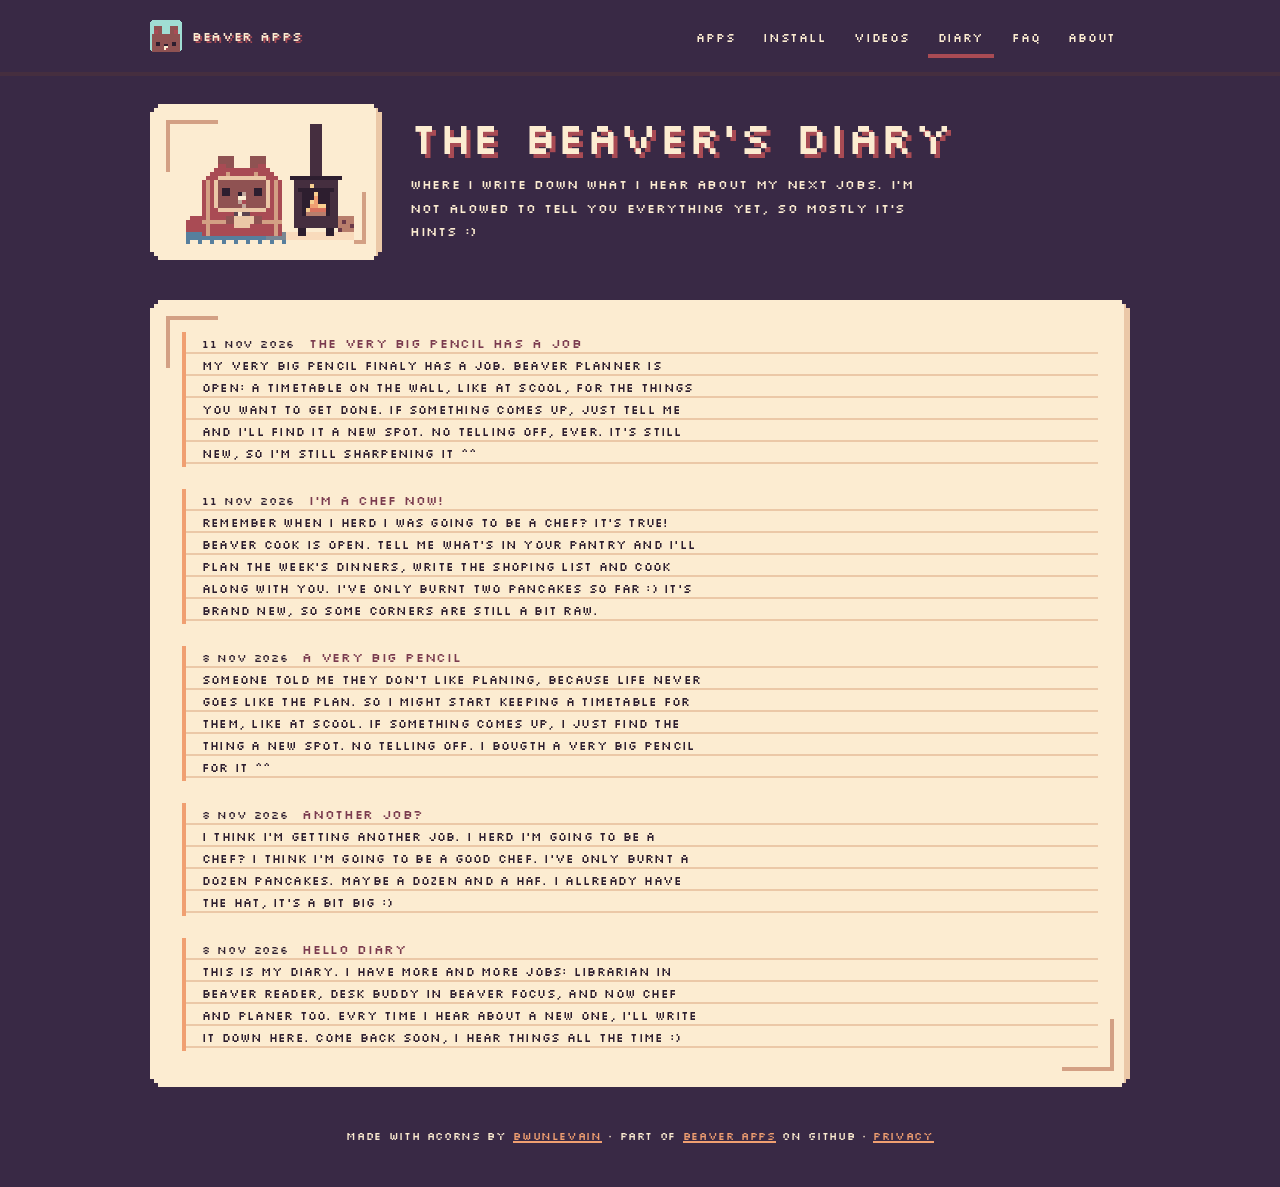
<file: diary.html>
<!doctype html>
<html lang="en">
<head>
  <meta charset="utf-8">
  <meta name="viewport" content="width=device-width, initial-scale=1, viewport-fit=cover">
  <title>The beaver's diary · Beaver Apps</title>
  <meta name="description" content="The Beaver Apps beaver writes down what he hears about his next jobs. Mostly hints.">
  <meta name="theme-color" content="#392945">
  <meta property="og:type" content="website">
  <meta property="og:url" content="https://beaver-apps.github.io/diary.html">
  <meta property="og:title" content="The beaver's diary">
  <meta property="og:description" content="What the beaver hears about his next jobs. Mostly hints :)">
  <meta property="og:image" content="https://beaver-apps.github.io/assets/og.png">
  <meta name="twitter:card" content="summary_large_image">
  <link rel="icon" href="assets/favicon.svg" type="image/svg+xml">
  <link rel="preload" href="assets/silkscreen-latin.woff2" as="font" type="font/woff2" crossorigin>
  <link rel="stylesheet" href="assets/site.css">
</head>
<body>
  <nav class="topnav" aria-label="Sections">
    <div class="topnav-in">
      <a class="brand" href="index.html"><img src="assets/favicon.svg" width="32" height="32" alt=""><span>Beaver Apps</span></a>
      <div class="navlinks">
        <a href="index.html#apps">Apps</a><a href="index.html#install">Install</a><a href="index.html#watch">Videos</a><a href="diary.html" aria-current="true">Diary</a><a href="index.html#faq">FAQ</a><a href="index.html#about">About</a>
      </div>
    </div>
  </nav>
  <main>
    <header class="diary-top" id="top">
      <div class="hero-pic paper"><img src="assets/beaver-cozy.gif" width="176" height="120" alt="The beaver wrapped in a blanket by a warm stove"></div>
      <div>
        <h1>The beaver's diary</h1>
        <p class="tag">Where I write down what I hear about my next jobs. I'm not alowed to tell you everything yet, so mostly it's hints :)</p>
      </div>
    </header>

    <!-- Newest entry first. Every entry is read and OK'd by BwunLevain before it goes up.
         Apps that aren't out yet get hints only: no names, dates or screenshots. -->
    <section class="diary paper" aria-label="Diary entries">
      <div class="entries">
        <article class="entry" id="2026-11-11-planner">
          <header><time datetime="2026-11-11">11 Nov 2026</time><h2>The very big pencil has a job</h2></header>
          <p>My very big pencil finaly has a job. Beaver Planner is open: a timetable on the wall, like at scool, for the things you want to get done. If something comes up, just tell me and I'll find it a new spot. No telling off, ever. It's still new, so I'm still sharpening it ^^</p>
        </article>
        <article class="entry" id="2026-11-11-chef">
          <header><time datetime="2026-11-11">11 Nov 2026</time><h2>I'm a chef now!</h2></header>
          <p>Remember when I herd I was going to be a chef? It's true! Beaver Cook is open. Tell me what's in your pantry and I'll plan the week's dinners, write the shoping list and cook along with you. I've only burnt two pancakes so far :) It's brand new, so some corners are still a bit raw.</p>
        </article>
        <article class="entry" id="2026-11-08-pencil">
          <header><time datetime="2026-11-08">8 Nov 2026</time><h2>A very big pencil</h2></header>
          <p>Someone told me they don't like planing, because life never goes like the plan. So I might start keeping a timetable for them, like at scool. If something comes up, I just find the thing a new spot. No telling off. I bougth a very big pencil for it ^^</p>
        </article>
        <article class="entry" id="2026-11-08-chef">
          <header><time datetime="2026-11-08">8 Nov 2026</time><h2>Another job?</h2></header>
          <p>I think I'm getting another job. I herd I'm going to be a chef? I think I'm going to be a good chef. I've only burnt a dozen pancakes. Maybe a dozen and a haf. I allready have the hat, it's a bit big :)</p>
        </article>
        <article class="entry" id="2026-11-08-hello">
          <header><time datetime="2026-11-08">8 Nov 2026</time><h2>Hello diary</h2></header>
          <p>This is my diary. I have more and more jobs: librarian in Beaver Reader, desk buddy in Beaver Focus, and now chef and planer too. Evry time I hear about a new one, I'll write it down here. Come back soon, I hear things all the time :)</p>
        </article>
      </div>
    </section>

    <script>
      // Write entries as plain articles, newest first. Once the diary spans more than one month, the script puts each
      // month under its own heading and folds the older ones shut; a link to one entry (#its-id) opens its month.
      (() => {
        const list = document.querySelector('.diary .entries'), all = [...list.querySelectorAll('article.entry')];
        const month = a => (a.querySelector('time')?.getAttribute('datetime') || '').slice(0, 7);
        const keys = [...new Set(all.map(month))];
        if (keys.length < 2) return;
        const name = new Intl.DateTimeFormat('en-GB', { month: 'long', year: 'numeric' });
        const months = document.createElement('div'); months.className = 'months';
        keys.forEach((k, i) => {
          const fold = document.createElement('details'), head = document.createElement('summary'), box = document.createElement('div');
          const mine = all.filter(a => month(a) === k), [y, m] = k.split('-').map(Number);
          fold.className = 'month'; fold.open = i === 0; box.className = 'entries';
          head.append(name.format(new Date(y, m - 1, 1)) + ' ');
          const n = document.createElement('small'); n.textContent = mine.length === 1 ? '1 entry' : mine.length + ' entries'; head.append(n);
          box.append(...mine); fold.append(head, box); months.append(fold);
        });
        list.replaceWith(months);
        const show = () => {
          const id = decodeURIComponent(location.hash.slice(1)), t = id && document.getElementById(id), fold = t && t.closest('details');
          if (fold && !fold.open) { fold.open = true; t.scrollIntoView(); }
        };
        show(); addEventListener('hashchange', show);
      })();
    </script>

    <footer>Made with acorns by <a href="https://github.com/BwunLevain">BwunLevain</a> · part of <a href="https://github.com/beaver-apps">Beaver Apps</a> on GitHub · <a href="privacy.html">Privacy</a></footer>
  </main>
</body>
</html>
</file>
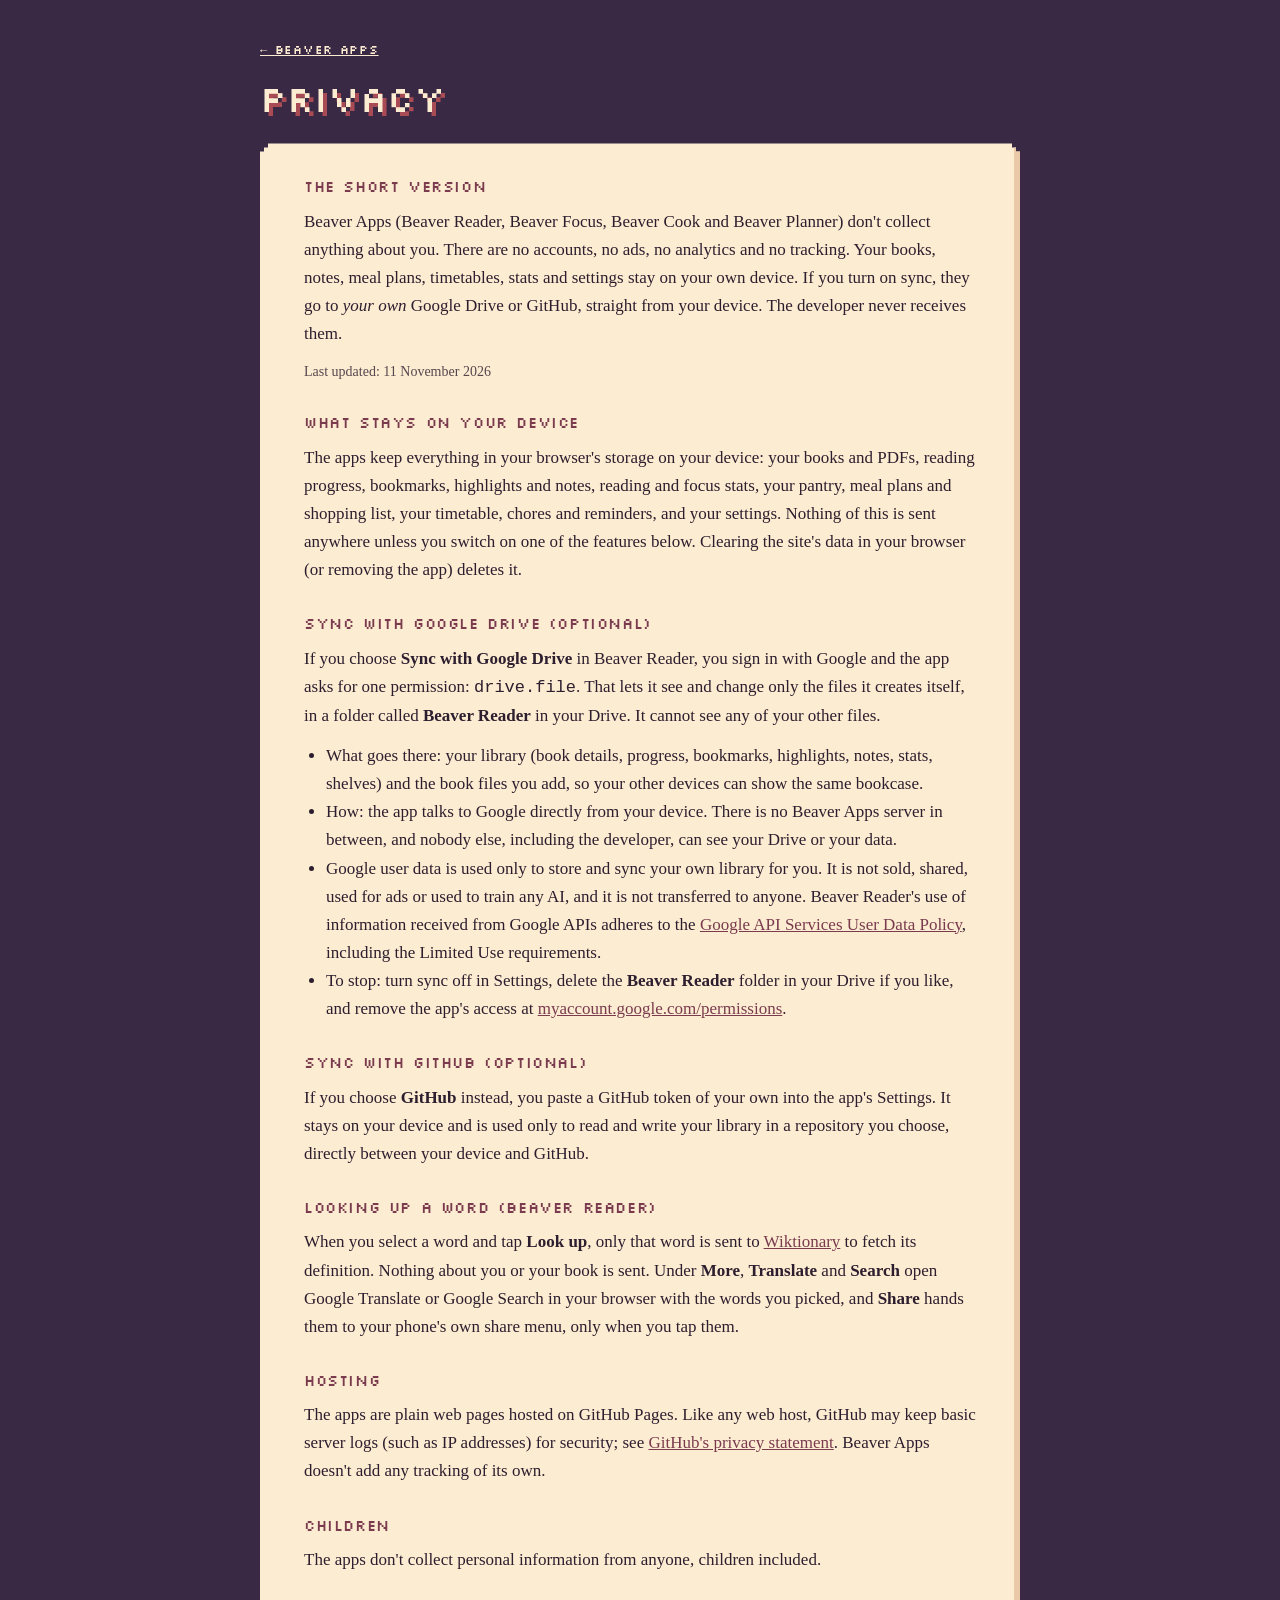
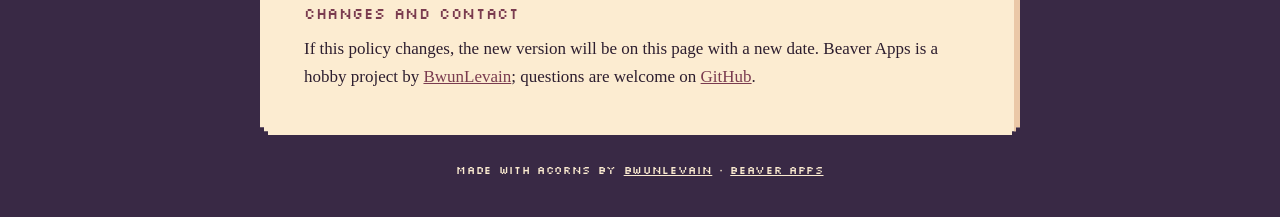
<file: privacy.html>
<!doctype html>
<html lang="en">
<head>
  <meta charset="utf-8">
  <meta name="viewport" content="width=device-width, initial-scale=1, viewport-fit=cover">
  <title>Privacy · Beaver Apps</title>
  <meta name="description" content="Privacy policy for Beaver Apps (Beaver Reader, Beaver Focus, Beaver Cook and Beaver Planner): nothing is collected, your data stays on your device and in your own Google Drive or GitHub if you turn on sync.">
  <meta name="theme-color" content="#392945">
  <link rel="icon" href="assets/favicon.svg" type="image/svg+xml">
  <style>
    @font-face { font-family:Silkscreen; src:url(assets/silkscreen-latin.woff2) format('woff2'); font-display:swap; unicode-range:U+0000-00FF, U+2013-2026; }
    :root { --desk:#392945; --paper:#fcecd1; --paper-lo:#ebc8a7; --tan:#d3a084; --ink:#2d1e2f; --red:#a94b54; --red-text:#7a3b4f; --cream:#fcecd1; }
    * { box-sizing:border-box; }
    html { -webkit-text-size-adjust:100%; }
    body { margin:0; min-height:100vh; background:var(--desk); color:var(--cream);
      padding:max(40px, env(safe-area-inset-top)) 16px max(40px, env(safe-area-inset-bottom)); }
    main { width:min(760px, 100%); margin:0 auto; }
    .back { font-family:Silkscreen, monospace; text-transform:uppercase; letter-spacing:.06em; font-size:12px; color:var(--cream); }
    h1 { font-family:Silkscreen, monospace; font-weight:400; text-transform:uppercase; font-size:clamp(24px, 5vw, 36px); line-height:1.15;
      margin:20px 0 24px; text-shadow:4px 4px 0 var(--red); }
    /* the policy itself on a sheet of parchment, in a book face for easy reading */
    .paper { color:var(--ink); background:var(--paper); box-shadow:inset -6px 0 0 var(--paper-lo); padding:32px clamp(20px, 5vw, 44px);
      clip-path:polygon(8px 0, calc(100% - 8px) 0, calc(100% - 8px) 4px, calc(100% - 4px) 4px, calc(100% - 4px) 8px, 100% 8px,
        100% calc(100% - 8px), calc(100% - 4px) calc(100% - 8px), calc(100% - 4px) calc(100% - 4px), calc(100% - 8px) calc(100% - 4px),
        calc(100% - 8px) 100%, 8px 100%, 8px calc(100% - 4px), 4px calc(100% - 4px), 4px calc(100% - 8px), 0 calc(100% - 8px),
        0 8px, 4px 8px, 4px 4px, 8px 4px);
      font-family:Georgia, 'Times New Roman', serif; font-size:17px; line-height:1.65; }
    .paper h2 { font-family:Silkscreen, monospace; font-weight:400; text-transform:uppercase; letter-spacing:.04em; font-size:15px;
      color:var(--red-text); margin:28px 0 8px; }
    .paper h2:first-child { margin-top:0; }
    .paper p, .paper ul { margin:0 0 12px; }
    .paper ul { padding-left:22px; }
    .paper a { color:var(--red-text); }
    .updated { font-size:14px; opacity:.8; }
    footer { margin-top:28px; text-align:center; font-family:Silkscreen, monospace; text-transform:uppercase; font-size:11px; letter-spacing:.06em; }
    footer a { color:var(--cream); }
  </style>
</head>
<body>
<main>
  <a class="back" href="./">&larr; Beaver Apps</a>
  <h1>Privacy</h1>
  <article class="paper">
    <h2>The short version</h2>
    <p>Beaver Apps (Beaver Reader, Beaver Focus, Beaver Cook and Beaver Planner) don't collect anything about you. There are no accounts, no ads,
      no analytics and no tracking. Your books, notes, meal plans, timetables, stats and settings stay on your own device. If you turn on sync,
      they go to <em>your own</em> Google Drive or GitHub, straight from your device. The developer never receives them.</p>
    <p class="updated">Last updated: 11 November 2026</p>

    <h2>What stays on your device</h2>
    <p>The apps keep everything in your browser's storage on your device: your books and PDFs, reading progress,
      bookmarks, highlights and notes, reading and focus stats, your pantry, meal plans and shopping list, your
      timetable, chores and reminders, and your settings. Nothing of this is sent anywhere
      unless you switch on one of the features below. Clearing the site's data in your browser (or removing the app)
      deletes it.</p>

    <h2>Sync with Google Drive (optional)</h2>
    <p>If you choose <b>Sync with Google Drive</b> in Beaver Reader, you sign in with Google and the app asks for one
      permission: <code>drive.file</code>. That lets it see and change only the files it creates itself, in a folder
      called <b>Beaver Reader</b> in your Drive. It cannot see any of your other files.</p>
    <ul>
      <li>What goes there: your library (book details, progress, bookmarks, highlights, notes, stats, shelves) and the
        book files you add, so your other devices can show the same bookcase.</li>
      <li>How: the app talks to Google directly from your device. There is no Beaver Apps server in between, and
        nobody else, including the developer, can see your Drive or your data.</li>
      <li>Google user data is used only to store and sync your own library for you. It is not sold, shared, used for
        ads or used to train any AI, and it is not transferred to anyone. Beaver Reader's use of information received
        from Google APIs adheres to the
        <a href="https://developers.google.com/terms/api-services-user-data-policy">Google API Services User Data
        Policy</a>, including the Limited Use requirements.</li>
      <li>To stop: turn sync off in Settings, delete the <b>Beaver Reader</b> folder in your Drive if you like, and
        remove the app's access at <a href="https://myaccount.google.com/permissions">myaccount.google.com/permissions</a>.</li>
    </ul>

    <h2>Sync with GitHub (optional)</h2>
    <p>If you choose <b>GitHub</b> instead, you paste a GitHub token of your own into the app's Settings. It stays on
      your device and is used only to read and write your library in a repository you choose, directly between your
      device and GitHub.</p>

    <h2>Looking up a word (Beaver Reader)</h2>
    <p>When you select a word and tap <b>Look up</b>, only that word is sent to
      <a href="https://en.wiktionary.org">Wiktionary</a> to fetch its definition. Nothing about you or your book is sent.
      Under <b>More</b>, <b>Translate</b> and <b>Search</b> open Google Translate or Google Search in your browser with the
      words you picked, and <b>Share</b> hands them to your phone's own share menu, only when you tap them.</p>

    <h2>Hosting</h2>
    <p>The apps are plain web pages hosted on GitHub Pages. Like any web host, GitHub may keep basic server logs (such
      as IP addresses) for security; see <a href="https://docs.github.com/en/site-policy/privacy-policies/github-general-privacy-statement">GitHub's
      privacy statement</a>. Beaver Apps doesn't add any tracking of its own.</p>

    <h2>Children</h2>
    <p>The apps don't collect personal information from anyone, children included.</p>

    <h2>Changes and contact</h2>
    <p>If this policy changes, the new version will be on this page with a new date. Beaver Apps is a hobby project by
      <a href="https://github.com/BwunLevain">BwunLevain</a>; questions are welcome on
      <a href="https://github.com/beaver-apps">GitHub</a>.</p>
  </article>
  <footer>Made with acorns by <a href="https://github.com/BwunLevain">BwunLevain</a> · <a href="./">Beaver Apps</a></footer>
</main>
</body>
</html>
</file>
<file: assets/site.css>
/* Beaver Apps site: the look shared by the front page and the diary (Beaver Pixel, see beaver-reader/DESIGN.md) */
@font-face { font-family:Silkscreen; src:url(silkscreen-latin.woff2) format('woff2'); font-display:swap; unicode-range:U+0000-00FF, U+2013-2026; }
@font-face { font-family:Silkscreen; src:url(silkscreen-latin-ext.woff2) format('woff2'); font-display:swap; unicode-range:U+0100-024F, U+1E00-1EFF; }
/* parchment on a deep plum desk: no outlines, stepped pixel corners, tan corner brackets, a stack of page edges */
:root { --desk:#392945; --paper:#fcecd1; --paper-lo:#ebc8a7; --tan:#d3a084; --tan-lo:#b87e6c; --ink:#2d1e2f; --accent:#7a3b4f;
  --cream:#fcecd1; --peach:#f09f71; --red:#a94b54; --red-hi:#d8725e; --red-lo:#7a3b4f; }
* { box-sizing:border-box; }
html { -webkit-text-size-adjust:100%; }
body { margin:0; min-height:100vh; background:var(--desk); color:var(--cream); font-family:Silkscreen, monospace; text-transform:uppercase;
  letter-spacing:.04em; padding:0 16px max(40px, env(safe-area-inset-bottom)); }
main { width:min(980px, 100%); margin:32px auto 0; display:flex; flex-direction:column; gap:40px; }
@media (prefers-reduced-motion:no-preference) { html { scroll-behavior:smooth; } }
main > header, main > section { scroll-margin-top:84px; }      /* clear of the sticky bar */

/* ---------- the section bar: quiet cream words stuck to the top; the section you're reading is underlined in red ---------- */
.topnav { position:sticky; top:0; z-index:10; margin:0 -16px; padding:calc(10px + env(safe-area-inset-top)) 16px 10px;
  background:var(--desk); box-shadow:0 4px 0 0 #452e3f; }
.topnav-in { width:min(980px, 100%); margin:0 auto; display:flex; align-items:center; gap:16px; }
.brand { display:flex; align-items:center; gap:10px; flex:none; font-size:13px; color:var(--cream); text-decoration:none; text-shadow:2px 2px 0 var(--red); }
.brand img { width:32px; height:32px; }
.brand:focus-visible { outline:4px solid var(--peach); outline-offset:4px; }
.navlinks { display:flex; gap:8px; margin-left:auto; overflow-x:auto; scrollbar-width:none; padding:4px; }
.navlinks::-webkit-scrollbar { display:none; }
.navlinks a { flex:none; font-size:12px; letter-spacing:.06em; color:var(--cream); text-decoration:none; padding:10px 10px 8px; }
.navlinks a[aria-current="true"] { box-shadow:inset 0 -4px 0 0 var(--red); }
.navlinks a:focus-visible { outline:4px solid var(--peach); outline-offset:2px; }
@media (hover:hover) { .navlinks a:not([aria-current]):hover { color:var(--peach); box-shadow:inset 0 -4px 0 0 #5d4550; } }
img { image-rendering:pixelated; display:block; }
a { color:inherit; }

/* a sheet of paper: pixel-stepped corners (two 4px steps), brackets in two corners */
.paper { --cut:polygon(8px 0, calc(100% - 8px) 0, calc(100% - 8px) 4px, calc(100% - 4px) 4px, calc(100% - 4px) 8px, 100% 8px,
    100% calc(100% - 8px), calc(100% - 4px) calc(100% - 8px), calc(100% - 4px) calc(100% - 4px), calc(100% - 8px) calc(100% - 4px),
    calc(100% - 8px) 100%, 8px 100%, 8px calc(100% - 4px), 4px calc(100% - 4px), 4px calc(100% - 8px), 0 calc(100% - 8px),
    0 8px, 4px 8px, 4px 4px, 8px 4px);
  position:relative; color:var(--ink); clip-path:var(--cut);
  background:
    linear-gradient(var(--tan), var(--tan)) 16px 16px / 52px 4px no-repeat, linear-gradient(var(--tan), var(--tan)) 16px 16px / 4px 52px no-repeat,
    linear-gradient(var(--tan-lo), var(--tan-lo)) 16px 16px / 8px 4px no-repeat,
    linear-gradient(var(--tan), var(--tan)) right 16px bottom var(--brk, 16px) / 52px 4px no-repeat,
    linear-gradient(var(--tan), var(--tan)) right 16px bottom var(--brk, 16px) / 4px 52px no-repeat,
    var(--paper);
  box-shadow:inset -6px 0 0 var(--paper-lo); }

.hero { display:grid; grid-template-columns:auto 1fr; gap:28px; align-items:center; }
.hero-pic { padding:20px 28px 16px; }
.hero-pic img { width:224px; height:auto; }   /* the GIFs are drawn on the same cream as the paper */
h1 { margin:0 0 12px; font-weight:400; font-size:clamp(28px, 6vw, 44px); line-height:1.1; color:var(--cream); text-shadow:4px 4px 0 var(--red); }
.tag { margin:0 0 8px; font-size:13px; line-height:1.8; max-width:52ch; }
.tag-sub { margin:0 0 20px; font-size:11px; line-height:1.8; max-width:56ch; color:var(--paper-lo); }
.btn { font:inherit; font-size:13px; letter-spacing:.06em; color:var(--cream); text-shadow:2px 2px 0 var(--red-lo); text-decoration:none;
  display:inline-flex; align-items:center; gap:10px; padding:12px 18px; margin:4px; border:0; cursor:pointer; background:var(--red);
  box-shadow:inset 4px 4px 0 0 var(--red-hi), inset -4px -4px 0 0 var(--red-lo), 0 4px 0 0 var(--red-lo); }
.btn:active { transform:translateY(4px); box-shadow:inset 4px 4px 0 0 var(--red-lo), inset -4px -4px 0 0 var(--red-hi); }
.btn:focus-visible { outline:4px solid var(--peach); outline-offset:4px; }
.btn { min-height:44px; box-sizing:border-box; }
/* a second, quieter button (install): tan paper instead of red */
.btn-quiet { font-size:12px; color:var(--ink); text-shadow:none; background:var(--tan); box-shadow:inset 4px 4px 0 0 var(--paper-lo), inset -4px -4px 0 0 var(--tan-lo), 0 4px 0 0 var(--tan-lo); }
.btn-quiet:active { box-shadow:inset 4px 4px 0 0 var(--tan-lo), inset -4px -4px 0 0 var(--paper-lo); }
.hero-open { display:flex; flex-wrap:wrap; gap:8px; margin:0 0 14px -4px; }      /* the two apps are the first thing to press */
.hero-open .btn { flex-direction:column; align-items:flex-start; gap:6px; }
.hero-open .btn small { font-size:11px; letter-spacing:.04em; color:var(--cream); text-shadow:none; }   /* what each one is for */
main section p { max-width:56ch; }                               /* reading lines stay a comfortable length */
.share-row { display:flex; flex-wrap:wrap; gap:8px 16px; align-items:center; margin:0; font-size:12px; line-height:1.8; max-width:56ch; }
.howto.quiet { font:inherit; font-size:12px; background:none; border:0; padding:0; cursor:pointer; min-height:44px; }   /* Share: a quiet link, not a button */
.note { font-size:11px; color:var(--peach); min-height:1em; }
.diary-fallback { margin:0 0 8px; font-size:13px; line-height:22px; }

.apps { display:grid; grid-template-columns:repeat(auto-fit, minmax(300px, 1fr)); gap:32px; }
/* an app card: a page with a stack of page edges underneath, like a closed book seen from the front */
.card { --brk:36px; padding:30px 32px 52px; display:flex; flex-direction:column; gap:16px; }
.card::after { content:""; position:absolute; left:0; right:0; bottom:0; height:16px;
  background:linear-gradient(var(--tan) 0 4px, var(--paper) 4px 8px, var(--tan) 8px 12px, var(--tan-lo) 12px 16px); }
.card .pic { display:grid; place-items:center; }
.card .pic img { width:352px; max-width:100%; height:auto; }   /* whole-number scales only */
.card h2 { margin:0; font-weight:400; font-size:20px; color:var(--accent); }
.card p { margin:0; font-size:12px; line-height:1.8; text-transform:none; }
.card ul { margin:0; padding:0; list-style:none; display:flex; flex-direction:column; gap:8px; font-size:13px; line-height:1.6; }
.card li::before { content:""; display:inline-block; width:8px; height:8px; margin-right:10px; vertical-align:1px; background:var(--tan);
  clip-path:polygon(50% 0, 100% 50%, 50% 100%, 0 50%); }   /* a little pixel diamond */
.card .btn { align-self:flex-start; margin-top:auto; }

footer { text-align:center; font-size:11px; line-height:1.8; }
.share-foot { margin:0 0 8px; }
.ui-shot { display:block; width:100%; height:auto; aspect-ratio:3 / 2; object-fit:cover; object-position:top; image-rendering:pixelated; margin:0 0 16px; box-shadow:0 0 0 4px var(--ink); }   /* the real app, next to the beaver */
.faq-more > summary { color:var(--accent); }
.navlinks a { min-height:44px; display:inline-flex; align-items:center; }
footer a { color:var(--peach); text-decoration:none; box-shadow:inset 0 -2px 0 currentColor; }
footer a:hover, footer a:focus-visible { background:var(--red); color:var(--cream); box-shadow:none; outline:none; }

.howto { font-size:12px; color:var(--peach); text-decoration:none; box-shadow:inset 0 -2px 0 currentColor; }
.howto:hover, .howto:focus-visible { background:var(--red); color:var(--cream); box-shadow:none; outline:none; }

/* ---------- how to install: a tab per kind of device, and a drawn picture of the screen for every step ---------- */
.install { --brk:16px; padding:32px 32px 36px; display:flex; flex-direction:column; gap:20px; }
.install-head { display:grid; grid-template-columns:auto 1fr; gap:20px; align-items:center; }
.install-head img { width:132px; height:auto; }
.install h2 { margin:0 0 8px; font-weight:400; font-size:20px; color:var(--accent); }
.install-head p { margin:0; font-size:12px; line-height:1.8; text-transform:none; }
.tabs { display:flex; flex-wrap:wrap; gap:8px; }
.tab { font:inherit; font-size:12px; letter-spacing:.06em; text-transform:uppercase; color:var(--ink); padding:10px 14px; border:0; cursor:pointer;
  background:var(--paper-lo); box-shadow:inset 4px 4px 0 0 var(--paper), inset -4px -4px 0 0 var(--tan); }
.tab[aria-selected="true"] { color:var(--cream); text-shadow:2px 2px 0 var(--red-lo); background:var(--red);
  box-shadow:inset 4px 4px 0 0 var(--red-hi), inset -4px -4px 0 0 var(--red-lo); }
.tab:focus-visible { outline:4px solid var(--peach); outline-offset:2px; }
.steps { list-style:none; margin:0; padding:0; display:grid; grid-template-columns:repeat(auto-fill, minmax(176px, 1fr)); gap:24px 20px; counter-reset:step; }
.steps li { display:flex; flex-direction:column; gap:10px; counter-increment:step; }
.shot { display:grid; place-items:center; min-height:120px; }
.shot svg { width:100%; max-width:176px; height:auto; display:block; }
.shot.wide svg { max-width:100%; }
.steps li.wide { grid-column:span 2; }
.say { display:flex; gap:10px; align-items:flex-start; font-size:12px; line-height:1.7; text-transform:none; letter-spacing:.02em; }
.say::before { content:counter(step); flex:none; display:grid; place-items:center; width:26px; height:26px; font-size:12px; color:var(--cream);
  background:var(--red); box-shadow:inset 3px 3px 0 0 var(--red-hi), inset -3px -3px 0 0 var(--red-lo); text-transform:uppercase; }
.steps li.done .say::before { content:":)"; background:#488885; box-shadow:inset 3px 3px 0 0 #64b082, inset -3px -3px 0 0 #3f5b74; font-size:11px; }
.say b { font-weight:400; color:var(--accent); }
.say small { display:block; margin-top:6px; font-size:13px; }
.say .open { display:flex; flex-wrap:wrap; gap:6px; margin-top:8px; }
.say .open .btn { font-size:11px; padding:8px 10px; margin:0 0 4px; }
.tip { margin:0; font-size:13px; line-height:1.8; text-transform:none; padding:12px 16px; background:var(--paper-lo); }
.tip b { font-weight:400; color:var(--accent); }
.hit { animation:hit 1.2s steps(2) infinite; }                   /* the button to press blinks between red and peach */
@keyframes hit { 50% { stroke:var(--peach); } }

/* ---------- the promo videos: 16:9 on computers, the 9:16 cut on phones ---------- */
.watch { --brk:16px; padding:32px 32px 36px; display:flex; flex-direction:column; gap:20px; }
.watch h2 { margin:0 0 8px; font-weight:400; font-size:20px; color:var(--accent); }
.watch-head p { margin:0; font-size:12px; line-height:1.8; text-transform:none; }
.film { margin:0; }
.film video { display:block; width:100%; height:auto; aspect-ratio:16 / 9; background:var(--desk); }

/* ---------- questions: each one opens when you tap it ---------- */
.faq { --brk:16px; padding:32px 32px 36px; display:flex; flex-direction:column; gap:12px; }
.faq h2, .about h2 { margin:0 0 8px; font-weight:400; font-size:20px; color:var(--accent); }
/* folds: the FAQ's questions and the diary's older months open and close the same way */
.faq details, .month { box-shadow:inset 0 -4px 0 0 var(--paper-lo); }
.faq summary, .month summary { list-style:none; cursor:pointer; display:flex; align-items:center; gap:12px; padding:14px 0 16px; font-size:13px; line-height:1.5; }
.faq summary::-webkit-details-marker, .month summary::-webkit-details-marker { display:none; }
.faq summary::before, .month summary::before { content:"+"; flex:none; display:grid; place-items:center; width:24px; height:24px; font-size:14px; color:var(--cream);
  background:var(--red); box-shadow:inset 3px 3px 0 0 var(--red-hi), inset -3px -3px 0 0 var(--red-lo); }
.faq details[open] summary::before, .month[open] summary::before { content:"-"; }
.faq summary:focus-visible, .month summary:focus-visible { outline:4px solid var(--peach); outline-offset:2px; }
.faq details p { margin:0 0 18px 36px; font-size:12px; line-height:1.8; text-transform:none; letter-spacing:.02em; }
.faq details p a { color:var(--accent); }

/* ---------- about: the beaver and the person who made him ---------- */
.about { --brk:16px; padding:32px 32px 36px; display:flex; flex-direction:column; gap:20px; }
.about-grid { display:grid; grid-template-columns:repeat(2, minmax(0, 1fr)); gap:32px; }
.who { display:flex; flex-direction:column; gap:12px; }
.who img { width:352px; max-width:100%; height:auto; align-self:center; }
.who h3 { margin:0; font-weight:400; font-size:14px; color:var(--accent); }
.who p { margin:0; font-size:12px; line-height:1.8; text-transform:none; letter-spacing:.02em; }
.who .btn { align-self:flex-start; }

@media (max-width:620px) {
  .install { padding:26px 20px 30px; }
  .faq, .about { padding:26px 20px 30px; }
  .about-grid { grid-template-columns:1fr; }
  .brand span { display:none; }                               /* phones: just the beaver icon, so all six buttons still fit */
  .brand img { width:24px; height:24px; }
  .navlinks { margin:0; width:100%; justify-content:space-between; gap:4px; padding:4px 2px; }
  .navlinks a { font-size:11px; letter-spacing:.02em; padding:0 4px; min-height:44px; display:inline-flex; align-items:center; }   /* 44px to tap; text 11px or more */
  .tab { min-height:44px; }
  .watch { padding:26px 20px 30px; }
  .film video { aspect-ratio:9 / 16; }
  .install-head { grid-template-columns:1fr; justify-items:center; text-align:center; }
  .steps { grid-template-columns:1fr; gap:22px; }
  .steps li, .steps li.wide { grid-column:auto; display:grid; grid-template-columns:118px 1fr; gap:14px; align-items:start; }
  .steps li.wide { grid-template-columns:1fr; }
  .shot svg { max-width:118px; }
  .shot.wide svg { max-width:100%; }
}
@media (max-width:620px) {
  .hero { grid-template-columns:1fr; justify-items:center; text-align:center; }
  .hero { gap:14px; }
  .hero-pic { padding:12px 18px 10px; }
  .hero-pic img { width:96px; }                                 /* small enough that the first app shows without scrolling */
  .hero .tag { margin-bottom:14px; }
  .hero-open { flex-direction:column; align-items:stretch; margin:0 0 10px; width:100%; }   /* two buttons of one width */
  .hero-open .btn { align-items:center; margin:0; }
  .hero .tag { font-size:12px; line-height:1.7; }
  .share-row { justify-content:center; }
  .card { padding:26px 22px 48px; }
}
/* ---------- back to the top: a little red button in the corner, there once you've scrolled past the beaver ---------- */
.totop { position:fixed; z-index:10; right:max(16px, env(safe-area-inset-right)); bottom:max(16px, env(safe-area-inset-bottom));
  margin:0; padding:10px 12px 8px; flex-direction:column; gap:6px; font-size:11px;
  opacity:0; visibility:hidden; transform:translateY(8px); transition:opacity .2s, transform .2s, visibility 0s .2s; }
.totop.on { opacity:1; visibility:visible; transform:none; transition:opacity .2s, transform .2s; }
.totop svg { display:block; filter:drop-shadow(2px 2px 0 var(--red-lo)); }
@media (prefers-reduced-motion:reduce) { .btn:active { transform:none; } .hit { animation:none; } .totop, .totop.on { transition:none; transform:none; } }

/* ---------- the beaver's diary: notebook pages, ruled every 22px, with a peach margin line ---------- */
.diary { --brk:16px; padding:32px 32px 36px; display:flex; flex-direction:column; gap:22px; }
.diary-head h1, .diary-head h2 { margin:0; font-weight:400; font-size:20px; line-height:1.3; color:var(--accent); }
.diary-sub { margin:8px 0 0; font-size:12px; line-height:1.8; text-transform:none; letter-spacing:.02em; }
.entries { display:flex; flex-direction:column; gap:22px; }
.entry { padding:0 0 2px 20px; box-shadow:inset 4px 0 0 0 var(--peach);
  background:repeating-linear-gradient(to bottom, transparent 0 20px, var(--paper-lo) 20px 22px); }
.entry header { display:flex; flex-wrap:wrap; align-items:baseline; gap:0 14px; }
.entry time { font-size:11px; line-height:22px; }
.entry h2, .entry h3 { margin:0; font-weight:400; font-size:13px; line-height:22px; color:var(--accent); }
.entry p { margin:0; font-size:12px; line-height:22px; text-transform:none; letter-spacing:.02em; }
.entry p + p { margin-top:22px; }
.diary > .btn { align-self:flex-start; }
.months { display:flex; flex-direction:column; }
.month summary { color:var(--accent); }
.month summary small { font-size:11px; color:var(--ink); }
.month > .entries { padding:6px 0 26px; }
.diary-top { display:grid; grid-template-columns:auto 1fr; gap:28px; align-items:center; }
.diary-top .hero-pic img { width:176px; height:auto; }
@media (max-width:620px) {
  .diary { padding:26px 28px 30px 20px; }                  /* room on the right for the corner bracket */
  .entry { padding-left:16px; }
  .diary-top { grid-template-columns:1fr; justify-items:center; text-align:center; }
  .diary-top .hero-pic img { width:132px; }
}

.diary-fallback a { color:var(--accent); }

/* four apps: the hero's buttons sit two by two on computers */
.hero-open { display:grid; grid-template-columns:repeat(2, minmax(0, max-content)); }
@media (max-width:620px) { .hero-open { grid-template-columns:1fr; } }
/* a new app says so in a sentence, not a badge */
.new-note { margin:-6px 0 10px; font-size:11px; color:var(--accent); }
/* four apps: two by two on wider screens, one under the other on phones */
@media (min-width:700px) { .apps { grid-template-columns:repeat(2, minmax(0, 1fr)); } }
</file>
